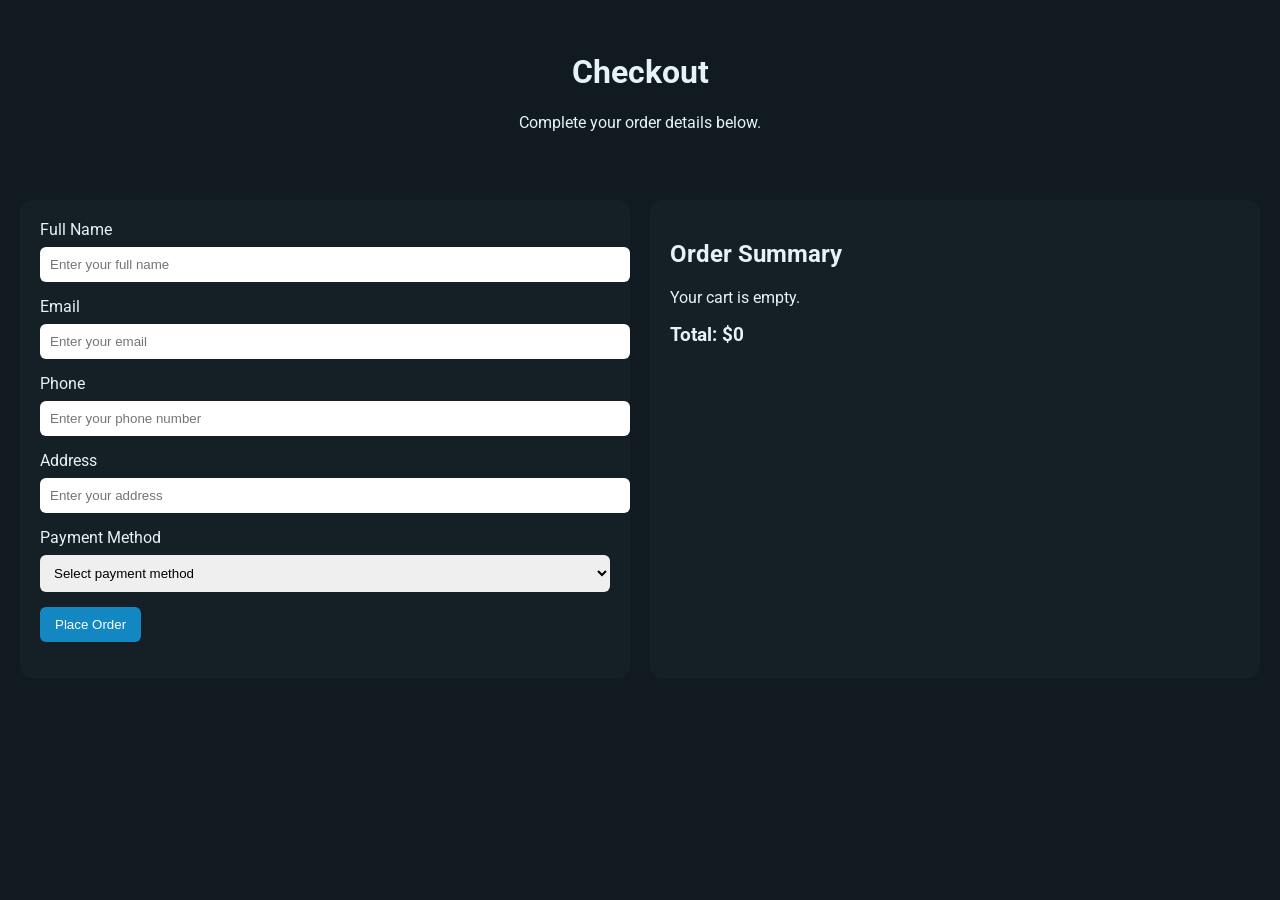
<file: checkout.html>
<!DOCTYPE html>
<html lang="en">
<head>
  <meta charset="UTF-8">
  <meta name="viewport" content="width=device-width, initial-scale=1.0">
  <title>StaminaGym - Checkout</title>

  <link rel="preconnect" href="https://fonts.googleapis.com">
  <link rel="preconnect" href="https://fonts.gstatic.com" crossorigin>
  <link href="https://fonts.googleapis.com/css2?family=Poppins:wght@400;500;600;700&family=Raleway:wght@300;400;500;600;700&family=Roboto:wght@300;400;500;700&display=swap" rel="stylesheet">

  <link rel="stylesheet" href="checkout.css">
</head>
<body>

  <header>
    <h1>Checkout</h1>
    <p>Complete your order details below.</p>
  </header>

  <section class="checkout-section">
    <div class="checkout-form">
      <div class="form-group">
        <label for="fullName">Full Name</label>
        <input type="text" id="fullName" placeholder="Enter your full name" maxlength="20" required>
      </div>

      <div class="form-group">
        <label for="emailAddress">Email</label>
        <input type="email" id="emailAddress" placeholder="Enter your email" required>
      </div>

      <div class="form-group">
        <label for="phoneNumber">Phone</label>
        <input type="text" id="phoneNumber" placeholder="Enter your phone number" maxlength="15" required>
      </div>

      <div class="form-group">
        <label for="addressInput">Address</label>
        <input type="text" id="addressInput" placeholder="Enter your address" required>
      </div>

      <div class="form-group">
        <label for="paymentMethod">Payment Method</label>
        <select id="paymentMethod">
          <option value="">Select payment method</option>
          <option value="cash">Cash on Delivery</option>
          <option value="card">Credit / Debit Card</option>
        </select>
      </div>

      <button id="placeOrderBtn">Place Order</button>
      <p id="checkoutMessage"></p>
    </div>

    <div class="order-summary">
      <h2>Order Summary</h2>
      <div id="checkoutItems"></div>
      <p class="checkout-total">Total: $<span id="checkoutTotal">0</span></p>
    </div>
  </section>

  <script src="checkout.js"></script>
</body>
</html>
</file>
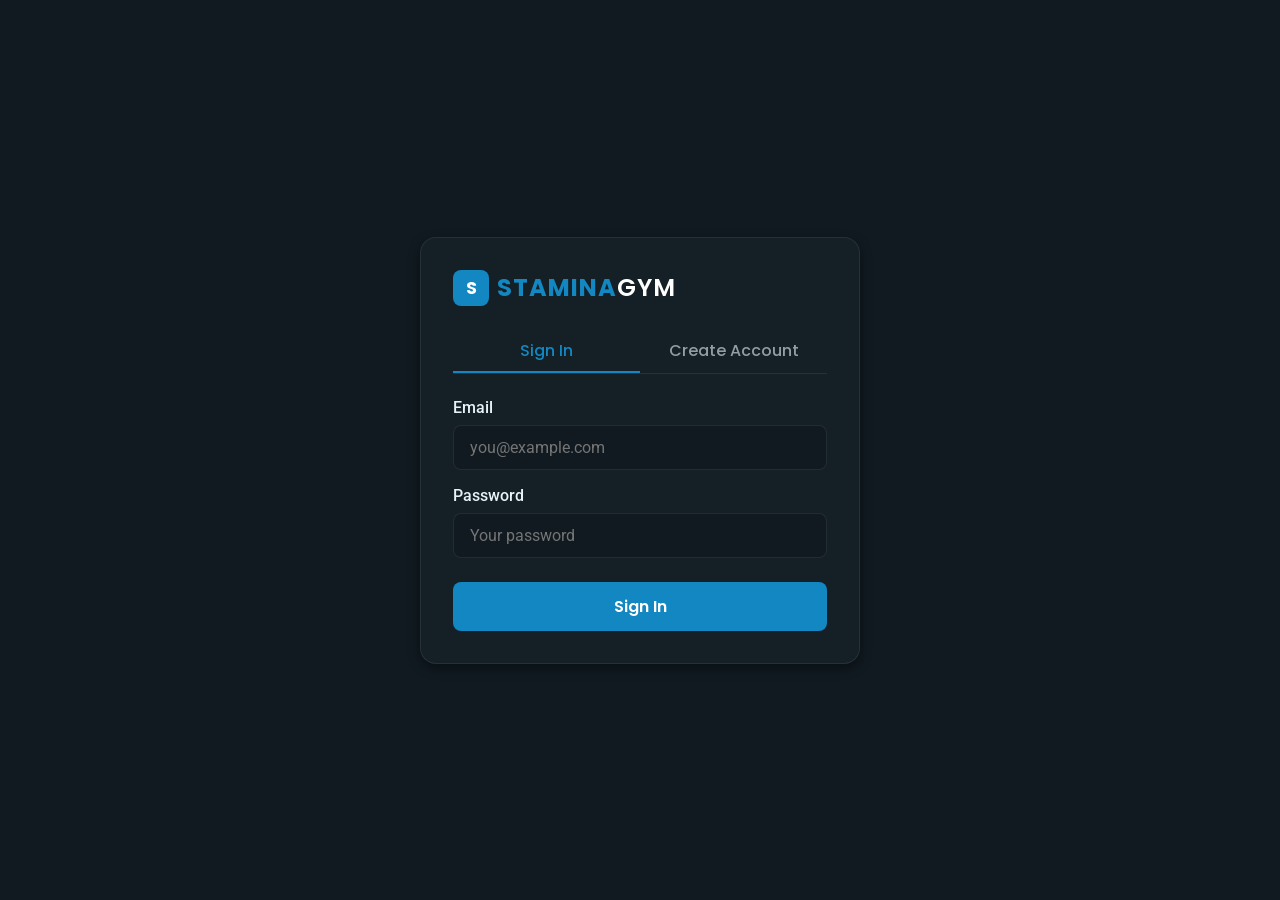
<file: dashboard.html>
<!DOCTYPE html>
<html lang="en">
<head>
  <meta charset="UTF-8" />
  <meta name="viewport" content="width=device-width, initial-scale=1.0" />
  <title>Member Dashboard – StaminaGym</title>
  <link rel="preconnect" href="https://fonts.googleapis.com">
  <link rel="preconnect" href="https://fonts.gstatic.com" crossorigin>
  <link href="https://fonts.googleapis.com/css2?family=Roboto:wght@300;400;500;700&family=Raleway:wght@600;700&family=Poppins:wght@400;500;600&display=swap" rel="stylesheet">
  <link rel="stylesheet" href="dashboard.css" />
</head>
<body>



<div id="auth-screen">
  <div class="auth-container">

    <div class="auth-logo">
      <div class="logo-icon">S</div>
      <span class="auth-logo-text"><strong>STAMINA</strong>GYM</span>
    </div>

    <div class="auth-tabs">
      <button class="auth-tab active" id="tab-login" onclick="switchTab('login')">Sign In</button>
      <button class="auth-tab" id="tab-signup" onclick="switchTab('signup')">Create Account</button>
    </div>

    <form class="auth-form" id="form-login" onsubmit="handleLogin(event)" autocomplete="off">
      <div class="form-group">
        <label for="login-email">Email</label>
        <input type="email" id="login-email" placeholder="you@example.com" required />
      </div>
      <div class="form-group">
        <label for="login-password">Password</label>
        <input type="password" id="login-password" placeholder="Your password" required />
      </div>
      <p class="auth-error" id="login-error" style="display:none;"></p>
      <button type="submit" class="btn-primary">Sign In</button>
    </form>

    <form class="auth-form" id="form-signup" onsubmit="handleSignup(event)" autocomplete="off" style="display:none;">
      <div class="form-group">
        <label for="signup-name">Full Name</label>
        <input type="text" id="signup-name" placeholder="e.g. Gerald Mekshi" required />
      </div>
      <div class="form-group">
        <label for="signup-email">Email</label>
        <input type="email" id="signup-email" placeholder="you@example.com" required />
      </div>
      <div class="form-group">
        <label for="signup-password">Password</label>
        <input type="password" id="signup-password" placeholder="At least 6 characters" required />
      </div>
      <div class="form-group">
  <label for="signup-phone">Phone Number</label>
  <input type="tel" id="signup-phone" placeholder="e.g. +355 69 123 4567" required />
</div>

<div class="form-group">
  <label for="signup-location">City / Location</label>
  <input type="text" id="signup-location" placeholder="e.g. Tirana, Albania" required />
</div>
      <div class="form-group">
        <label for="signup-plan">Membership Plan</label>
        <select id="signup-plan" required>
          <option value="">Select a plan</option>
          <option value="Basic">Basic</option>
          <option value="Basic">Standart</option>
          <option value="Premium">Premium</option>
          <option value="Elite">VIP</option>
        </select>
      </div>
      <div class="form-group">
        <label for="signup-goal">Main Fitness Goal</label>
        <select id="signup-goal" required>
          <option value="">Select a goal</option>
          <option value="Build muscle mass">Build muscle mass</option>
          <option value="Lose weight">Lose weight</option>
          <option value="Improve cardio">Improve cardio</option>
          <option value="Stay active">Stay active</option>
        </select>
      </div>
      <p class="auth-error" id="signup-error" style="display:none;"></p>
      <button type="submit" class="btn-primary">Create Account</button>
    </form>

  </div>
</div>


<div id="dashboard-screen" style="display:none;">

  <header class="dash-header">
    <div class="dash-header-left">
      <div class="logo-icon">S</div>
      <span class="auth-logo-text"><strong>STAMINA</strong>GYM</span>
    </div>
    <div class="dash-header-right">
      <span class="dash-welcome">Welcome, <span id="dashboard-username">Member</span></span>
      <button class="btn-logout" onclick="handleLogout()">Log Out</button>
    </div>
  </header>

  <div class="dash-body">

    <aside class="dash-sidebar">
      <nav class="dash-nav">
        <button class="dash-nav-item active" onclick="showSection('profile', this)"> Profile</button>
        <button class="dash-nav-item" onclick="showSection('bookings', this)"> My Bookings</button>
        <button class="dash-nav-item" onclick="showSection('workout', this)"> Workout Plan</button>
        <button class="dash-nav-item" onclick="showSection('progress', this)">Progress</button>
        <button class="dash-nav-item" onclick="showSection('membership', this)">Membership</button>
      </nav>
    </aside>


    <main class="dash-main">

      <div id="section-profile">
        <h2 class="section-heading">My Profile</h2>

        <div class="profile-card">
          <div class="profile-avatar">
            <span id="profile-initials">?</span>
          </div>
          <div class="profile-info">
            <h3 id="profile-name">-</h3>
            <p id="profile-email" class="profile-email">-</p>
            <span class="profile-badge" id="profile-badge">Member</span>
          </div>
        </div>

        <div class="profile-details">
          <div class="detail-card">
            <h4>Fitness Goal</h4>
            <ul class="goals-list">
              <li><span id="profile-goal">-</span></li>
              <li>Stay consistent with training</li>
              <li>Maintain a healthy diet</li>
            </ul>
          </div>
          <div class="detail-card">
            <h4>Member Info</h4>
            <div class="info-row"><span>Member since</span><strong id="profile-since">-</strong></div>
            <div class="info-row"><span>Plan</span><strong id="profile-plan">-</strong></div>
            <div class="info-row"><span>Classes attended</span><strong>42</strong></div>
          </div>
          <div class="detail-card">
            <h4>Contact</h4>
            <div class="info-row"><span>Email</span><strong id="profile-email-2">-</strong></div>
           <div class="info-row"><span>Phone</span><strong id="profile-phone">-</strong></div>
           <div class="info-row"><span>Location</span><strong id="profile-location">-</strong></div>
          </div>
        </div>
      </div>

      <div id="section-bookings" style="display:none;">
        <h2 class="section-heading">My Bookings</h2>
        <div class="bookings-list" id="bookings-list"></div>
      </div>


      <div id="section-workout" style="display:none;">
        <h2 class="section-heading">Workout Plan</h2>
        <div class="workout-grid">
          <div class="workout-card"><div class="workout-day">Monday</div><div class="workout-focus">Chest &amp; Triceps</div><p>Bench press, push-ups, tricep dips, cable flyes</p></div>
          <div class="workout-card"><div class="workout-day">Tuesday</div><div class="workout-focus">Back &amp; Biceps</div><p>Pull-ups, barbell rows, bicep curls, lat pulldown</p></div>
          <div class="workout-card rest"><div class="workout-day">Wednesday</div><div class="workout-focus">Rest Day</div><p>Active recovery, stretching, light walk</p></div>
          <div class="workout-card"><div class="workout-day">Thursday</div><div class="workout-focus">Legs</div><p>Squats, lunges, leg press, calf raises</p></div>
          <div class="workout-card"><div class="workout-day">Friday</div><div class="workout-focus">Shoulders &amp; Core</div><p>Overhead press, lateral raises, planks, crunches</p></div>
          <div class="workout-card rest"><div class="workout-day">Saturday</div><div class="workout-focus">Cardio</div><p>30 min run, cycling or HIIT session</p></div>
          <div class="workout-card rest"><div class="workout-day">Sunday</div><div class="workout-focus">Rest Day</div><p>Full rest and recovery</p></div>
        </div>
      </div>

      <div id="section-progress" style="display:none;">
        <h2 class="section-heading">My Progress</h2>
        <div class="progress-cards">
          <div class="progress-card">
            <div class="progress-label"><span>Weight Goal</span><span>80%</span></div>
            <div class="progress-bar"><div class="progress-fill" style="width:80%;"></div></div>
          </div>
          <div class="progress-card">
            <div class="progress-label"><span>Cardio Goal</span><span>55%</span></div>
            <div class="progress-bar"><div class="progress-fill" style="width:55%;"></div></div>
          </div>
          <div class="progress-card">
            <div class="progress-label"><span>Strength Goal</span><span>70%</span></div>
            <div class="progress-bar"><div class="progress-fill" style="width:70%;"></div></div>
          </div>
          <div class="progress-card">
            <div class="progress-label"><span>Flexibility Goal</span><span>40%</span></div>
            <div class="progress-bar"><div class="progress-fill" style="width:40%;"></div></div>
          </div>
        </div>
      </div>

  
      <div id="section-membership" style="display:none;">
        <h2 class="section-heading">Membership</h2>
        <div class="membership-card">
          <div class="membership-top">
            <div>
              <p class="membership-label">Current Plan</p>
              <h3 class="membership-plan" id="membership-plan">-</h3>
            </div>
            <span class="membership-status">Active</span>
          </div>
          <div class="membership-details">
            <div class="info-row"><span>Member since</span><strong id="membership-since">-</strong></div>
            <div class="info-row"><span>Next billing</span><strong>May 1, 2026</strong></div>
            <div class="info-row"><span>Classes per month</span><strong>Unlimited</strong></div>
            <div class="info-row"><span>Personal trainer</span><strong>Included</strong></div>
          </div>
        </div>
      </div>

    </main>
  </div>
</div>

<script src="dashboard.js"></script>
</body>
</html>
</file>
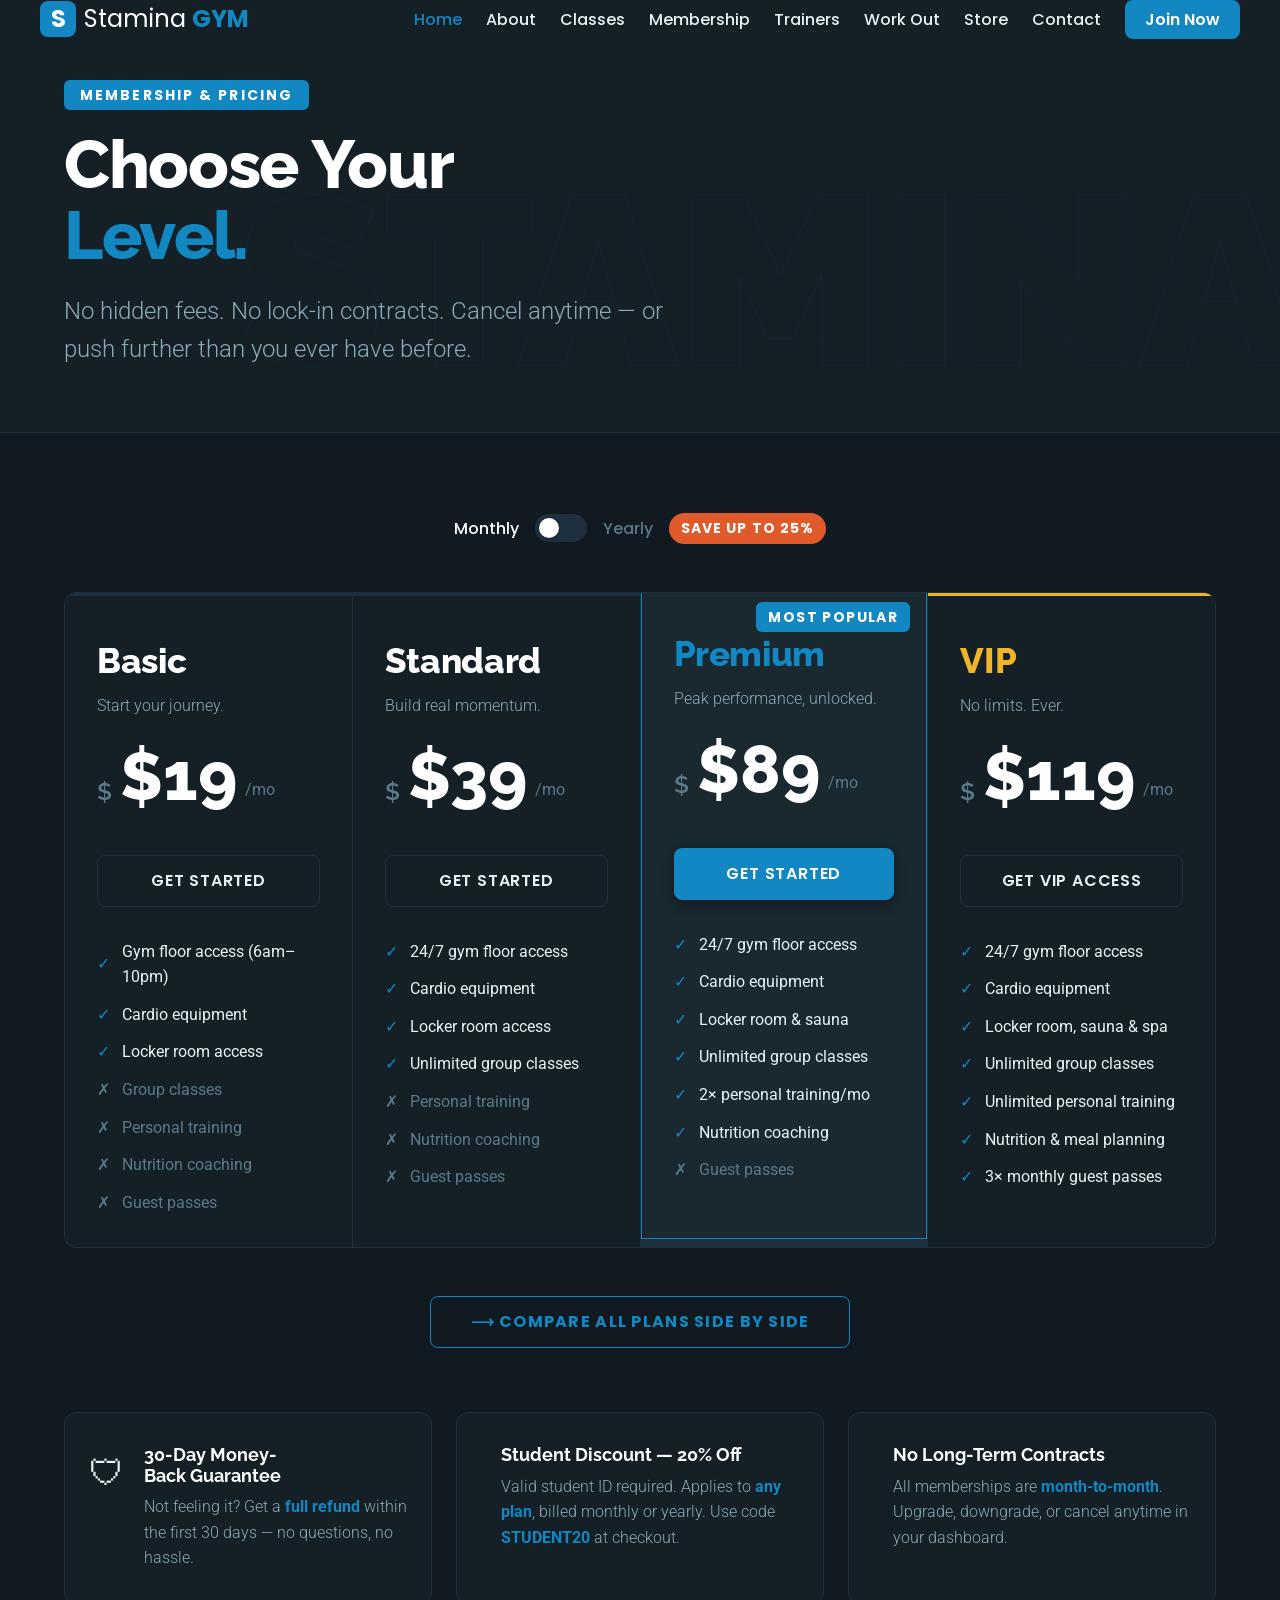
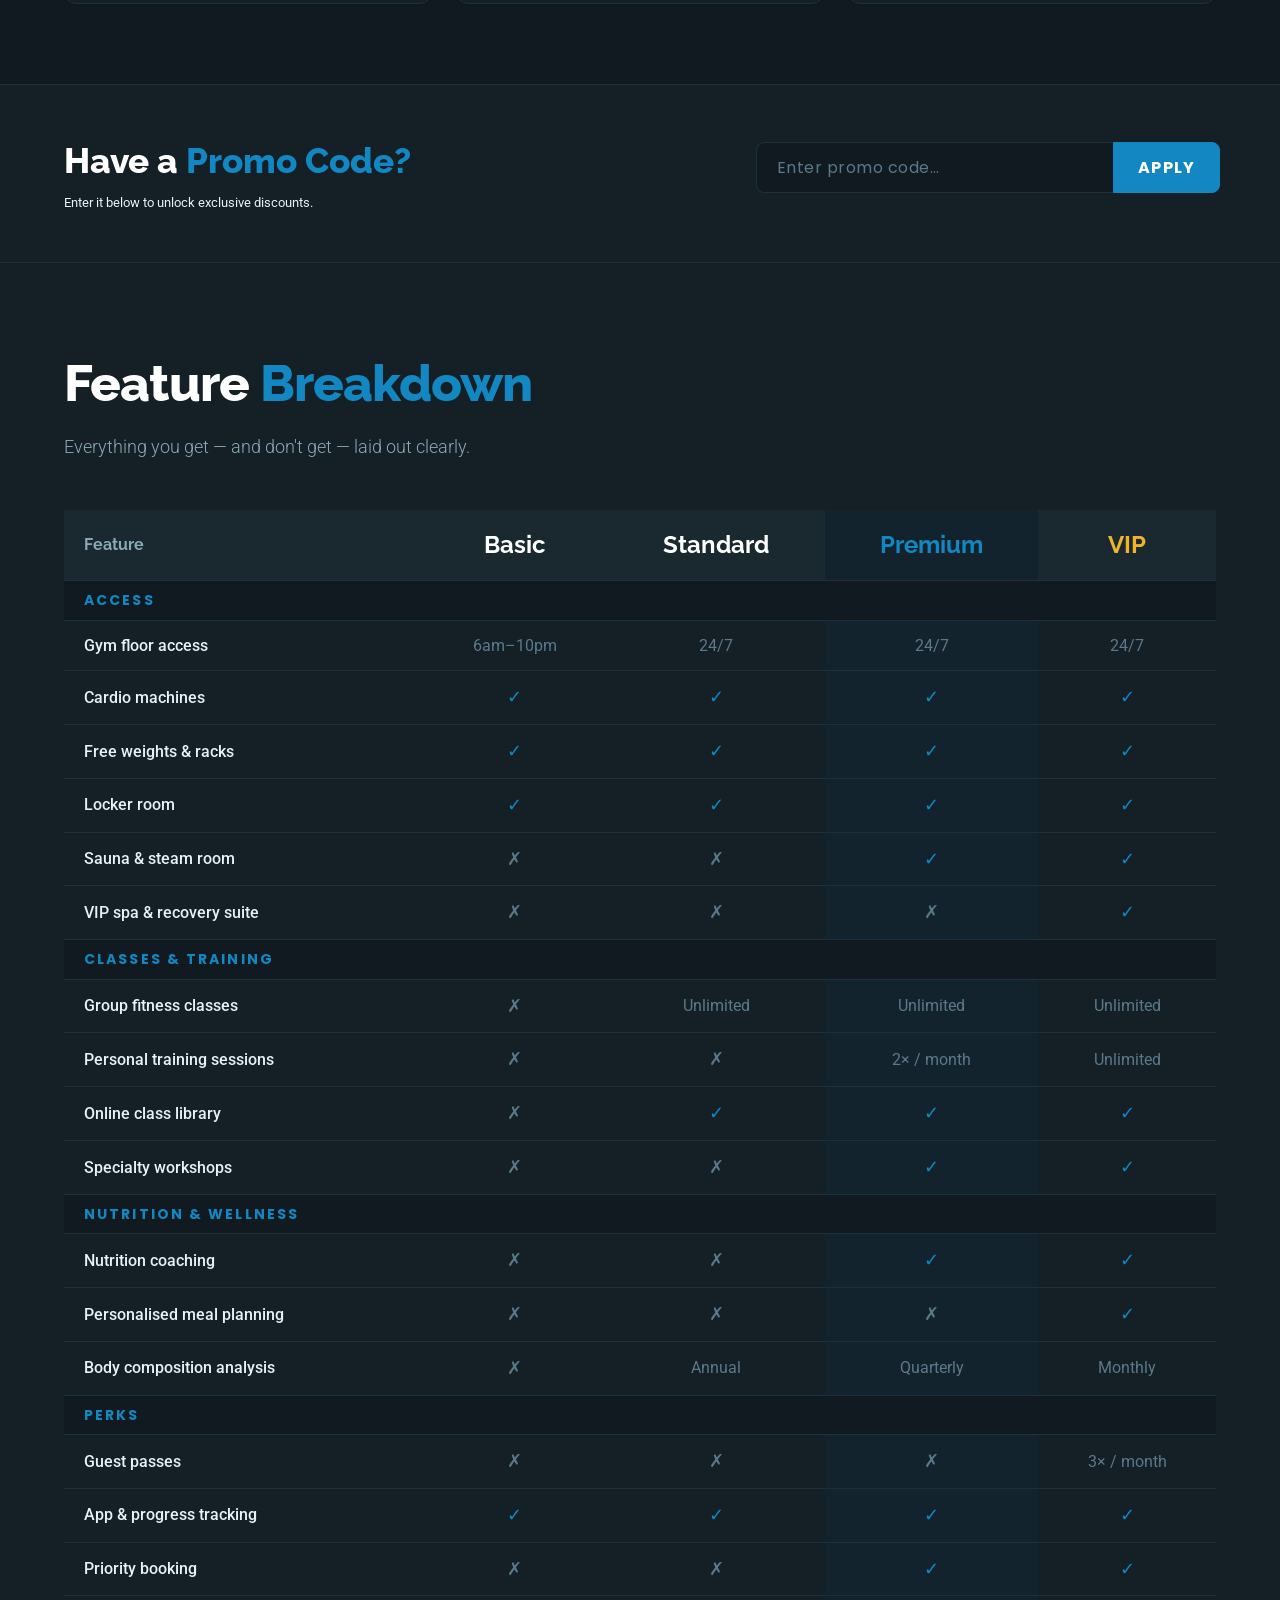
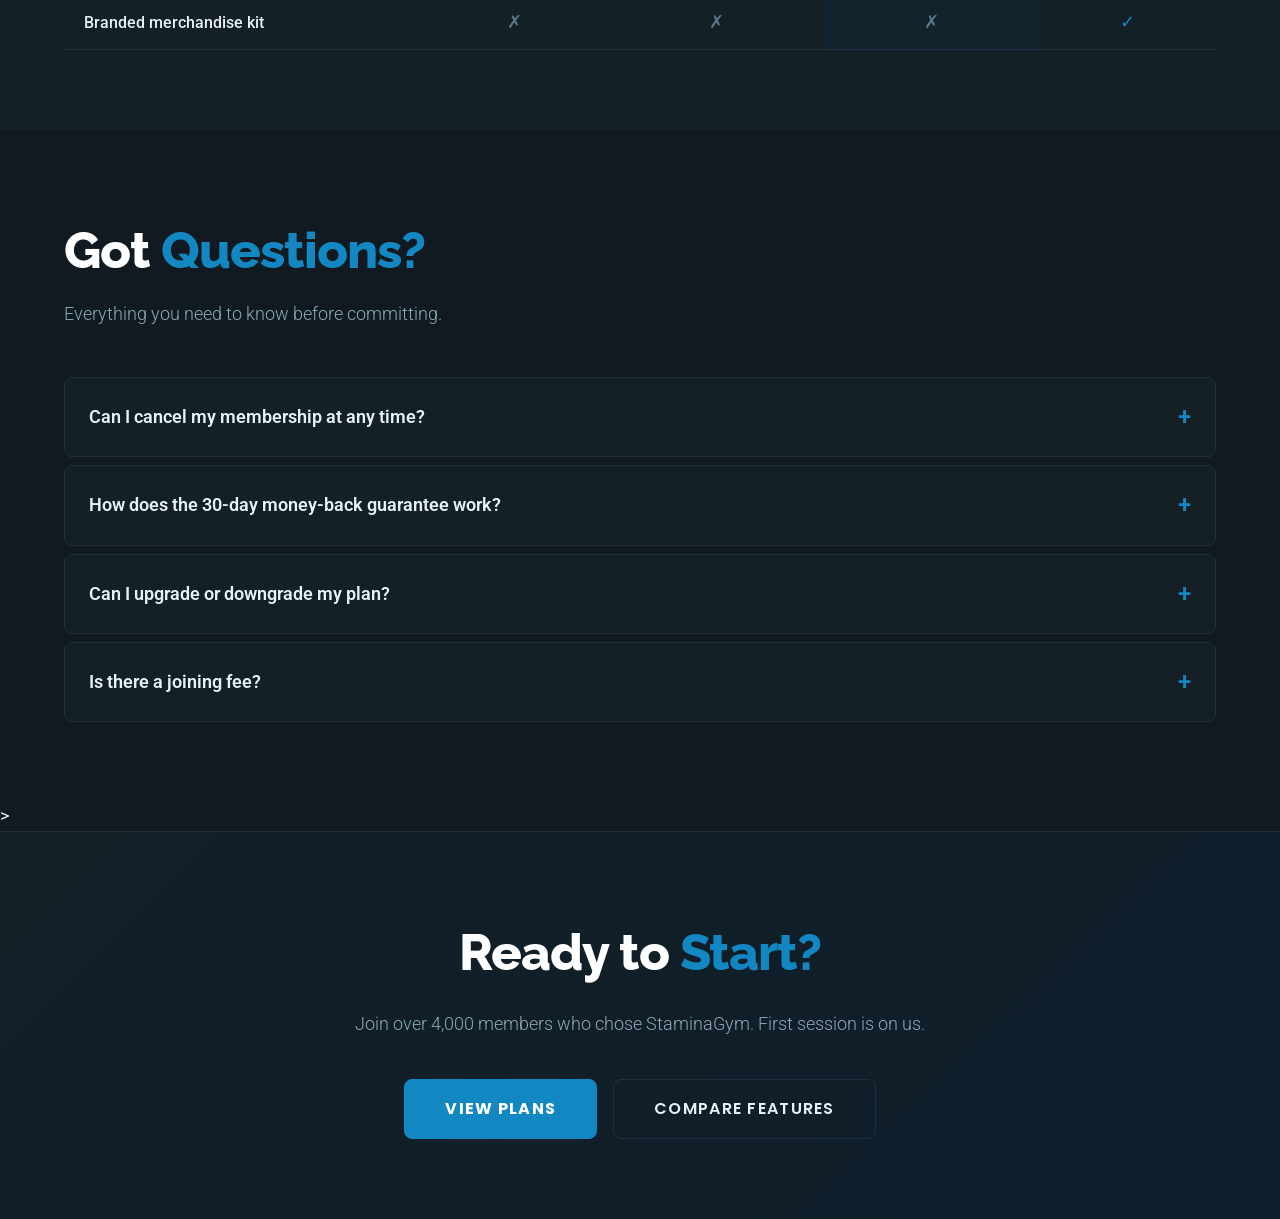
<file: membership.html>
<!DOCTYPE html>
<html lang="en">
<head>
  <meta charset="UTF-8">
  <meta name="viewport" content="width=device-width, initial-scale=1.0">
  <title>StaminaGym — Membership & Pricing</title>
  <!-- Google Fonts -->
  <link href="https://fonts.googleapis.com/css2?family=Raleway:wght@300;400;600;700;800;900&family=Roboto:wght@300;400;500;700&family=Poppins:wght@400;500;600;700&display=swap" rel="stylesheet">
  <!-- Page Styles -->
  <link rel="stylesheet" href="membership.css">
  <link rel="stylesheet" href="base.css">
</head>
<body>

<header id="navbar">
    <nav class="nav-container">

      <a href="index.html" class="nav-logo">
        <span class="logo-icon">S</span>
        <span class="logo-text">Stamina <strong>GYM</strong></span>
      </a>

      <ul class="nav-links" id="nav-links">
        <li><a href="index.html" class="nav-link active">Home</a></li>
        <li><a href="aboutus.html" class="nav-link">About</a></li>
        <li><a href="scheduleClasses.html" class="nav-link">Classes</a></li>
        <li><a href="membership.html" class="nav-link">Membership</a></li>
        <li><a href="Trainer.html" class="nav-link">Trainers</a></li>
        <li><a href="workout.html" class="nav-link">Work Out</a></li>
        <li><a href="shop.html" class="nav-link">Store</a></li>
        <li><a href="contact.html" class="nav-link">Contact</a></li>
        <li><a href="dashboard.html" class="nav-link nav-cta">Join Now</a></li>
      </ul>


    </nav>
  </header>


<section class="hero">
  <div class="container">
    <div class="hero-label">Membership &amp; Pricing</div>
    <h1>Choose Your<br><em>Level.</em></h1>
    <p>No hidden fees. No lock-in contracts. Cancel anytime — or push further than you ever have before.</p>
  </div>
</section>


<section id="pricing">
  <div class="container">

    <!-- Monthly/Yearly -->
    <div class="billing-toggle">
      <span class="toggle-label active" id="lbl-monthly">Monthly</span>
      <label class="toggle-wrap" aria-label="Toggle billing period">
        <input type="checkbox" id="billing-toggle">
        <div class="toggle-track"></div>
        <div class="toggle-knob"></div>
      </label>
      <span class="toggle-label" id="lbl-yearly">Yearly</span>
      <span class="save-badge">Save up to 25%</span>
    </div>

    <!-- Pricing Cards -->
    <div class="pricing-grid" id="pricing-grid">

      <!-- BASIC -->
      <div class="plan-card" data-plan="basic">
        <div class="plan-name">Basic</div>
        <div class="plan-tagline">Start your journey.</div>
        <div class="plan-price-wrap">
          <span class="currency">$</span>
          <span class="plan-price" data-monthly="19" data-yearly="14">19</span>
          <span class="per-period">/mo</span>
        </div>
        <div class="yearly-note" id="note-basic"></div>
        <a href="#signup" class="plan-cta" onclick="scrollToSignup()">Get Started</a>
        <ul class="plan-features">
          <li class="yes"><span class="icon">✓</span> Gym floor access (6am–10pm)</li>
          <li class="yes"><span class="icon">✓</span> Cardio equipment</li>
          <li class="yes"><span class="icon">✓</span> Locker room access</li>
          <li class="no"><span class="icon">✗</span> Group classes</li>
          <li class="no"><span class="icon">✗</span> Personal training</li>
          <li class="no"><span class="icon">✗</span> Nutrition coaching</li>
          <li class="no"><span class="icon">✗</span> Guest passes</li>
        </ul>
      </div>

      <!-- STANDARD -->
      <div class="plan-card" data-plan="standard">
        <div class="plan-name">Standard</div>
        <div class="plan-tagline">Build real momentum.</div>
        <div class="plan-price-wrap">
          <span class="currency">$</span>
          <span class="plan-price" data-monthly="39" data-yearly="29">39</span>
          <span class="per-period">/mo</span>
        </div>
        <div class="yearly-note" id="note-standard"></div>
        <a href="#signup" class="plan-cta" onclick="scrollToSignup()">Get Started</a>
        <ul class="plan-features">
          <li class="yes"><span class="icon">✓</span> 24/7 gym floor access</li>
          <li class="yes"><span class="icon">✓</span> Cardio equipment</li>
          <li class="yes"><span class="icon">✓</span> Locker room access</li>
          <li class="yes"><span class="icon">✓</span> Unlimited group classes</li>
          <li class="no"><span class="icon">✗</span> Personal training</li>
          <li class="no"><span class="icon">✗</span> Nutrition coaching</li>
          <li class="no"><span class="icon">✗</span> Guest passes</li>
        </ul>
      </div>

      <!-- PREMIUM -->
      <div class="plan-card popular" data-plan="premium">
        <div class="most-popular">Most Popular</div>
        <div class="plan-name">Premium</div>
        <div class="plan-tagline">Peak performance, unlocked.</div>
        <div class="plan-price-wrap">
          <span class="currency">$</span>
          <span class="plan-price" data-monthly="79" data-yearly="52">69</span>
          <span class="per-period">/mo</span>
        </div>
        <div class="yearly-note" id="note-premium"></div>
        <a href="#signup" class="plan-cta" onclick="scrollToSignup()">Get Started</a>
        <ul class="plan-features">
          <li class="yes"><span class="icon">✓</span> 24/7 gym floor access</li>
          <li class="yes"><span class="icon">✓</span> Cardio equipment</li>
          <li class="yes"><span class="icon">✓</span> Locker room &amp; sauna</li>
          <li class="yes"><span class="icon">✓</span> Unlimited group classes</li>
          <li class="yes"><span class="icon">✓</span> 2× personal training/mo</li>
          <li class="yes"><span class="icon">✓</span> Nutrition coaching</li>
          <li class="no"><span class="icon">✗</span> Guest passes</li>
        </ul>
      </div>

      <!-- VIP -->
      <div class="plan-card vip" data-plan="vip">
        <div class="plan-name">VIP</div>
        <div class="plan-tagline">No limits. Ever.</div>
        <div class="plan-price-wrap">
          <span class="currency">$</span>
          <span class="plan-price" data-monthly="119" data-yearly="89">119</span>
          <span class="per-period">/mo</span>
        </div>
        <div class="yearly-note" id="note-vip"></div>
        <a href="#signup" class="plan-cta" onclick="scrollToSignup()">Get VIP Access</a>
        <ul class="plan-features">
          <li class="yes"><span class="icon">✓</span> 24/7 gym floor access</li>
          <li class="yes"><span class="icon">✓</span> Cardio equipment</li>
          <li class="yes"><span class="icon">✓</span> Locker room, sauna &amp; spa</li>
          <li class="yes"><span class="icon">✓</span> Unlimited group classes</li>
          <li class="yes"><span class="icon">✓</span> Unlimited personal training</li>
          <li class="yes"><span class="icon">✓</span> Nutrition &amp; meal planning</li>
          <li class="yes"><span class="icon">✓</span> 3× monthly guest passes</li>
        </ul>
      </div>

    </div>

    <!-- Compare Plans Button -->
    <div class="compare-btn-wrap">
      <button class="btn-compare" onclick="openModal()">⟶ Compare All Plans Side by Side</button>
    </div>

    <!-- Trust Badges -->
    <div class="trust-row">
      <div class="trust-card">
        <div class="trust-icon">🛡</div>
        <div>
          <h3>30-Day Money-Back Guarantee</h3>
          <p>Not feeling it? Get a <strong>full refund</strong> within the first 30 days — no questions, no hassle.</p>
        </div>
      </div>
      <div class="trust-card">
        <div class="trust-icon"></div>
        <div>
          <h3>Student Discount — 20% Off</h3>
          <p>Valid student ID required. Applies to <strong>any plan</strong>, billed monthly or yearly. Use code <strong>STUDENT20</strong> at checkout.</p>
        </div>
      </div>
      <div class="trust-card">
        <div class="trust-icon"></div>
        <div>
          <h3>No Long-Term Contracts</h3>
          <p>All memberships are <strong>month-to-month</strong>. Upgrade, downgrade, or cancel anytime in your dashboard.</p>
        </div>
      </div>
    </div>

  </div>
</section><!-- /pricing section -->

<!-- PROMO CODE  -->
<div class="promo-section">
  <div class="container">
    <div class="promo-inner">
      <div>
        <div class="promo-label">Have a <span>Promo Code?</span></div>
        <p style="color:var(--dim); font-size:13px; margin-top:4px;">Enter it below to unlock exclusive discounts.</p>
      </div>
      <div style="flex:1; max-width:460px;">
        <div class="promo-form">
          <input class="promo-input" id="promo-input" type="text" placeholder="Enter promo code…" maxlength="20">
          <button class="promo-btn" onclick="validatePromo()">Apply</button>
        </div>
        <div class="promo-msg" id="promo-msg"></div>
      </div>
    </div>
  </div>
</div>

<section class="compare-section" id="compare">
  <div class="container">
    <div class="section-title">Feature <em>Breakdown</em></div>
    <p class="section-sub">Everything you get — and don't get — laid out clearly.</p>

    <div style="overflow-x:auto;">
      <table class="compare-table">
        <thead>
          <tr>
            <th>Feature</th>
            <th>Basic</th>
            <th>Standard</th>
            <th class="popular-col">Premium</th>
            <th class="vip-col">VIP</th>
          </tr>
        </thead>
        <tbody>
          <tr class="cat-row"><td colspan="5">Access</td></tr>
          <tr><td>Gym floor access</td><td>6am–10pm</td><td>24/7</td><td class="popular-col">24/7</td><td>24/7</td></tr>
          <tr><td>Cardio machines</td><td><span class="check">✓</span></td><td><span class="check">✓</span></td><td class="popular-col"><span class="check">✓</span></td><td><span class="check">✓</span></td></tr>
          <tr><td>Free weights &amp; racks</td><td><span class="check">✓</span></td><td><span class="check">✓</span></td><td class="popular-col"><span class="check">✓</span></td><td><span class="check">✓</span></td></tr>
          <tr><td>Locker room</td><td><span class="check">✓</span></td><td><span class="check">✓</span></td><td class="popular-col"><span class="check">✓</span></td><td><span class="check">✓</span></td></tr>
          <tr><td>Sauna &amp; steam room</td><td><span class="cross">✗</span></td><td><span class="cross">✗</span></td><td class="popular-col"><span class="check">✓</span></td><td><span class="check">✓</span></td></tr>
          <tr><td>VIP spa &amp; recovery suite</td><td><span class="cross">✗</span></td><td><span class="cross">✗</span></td><td class="popular-col"><span class="cross">✗</span></td><td><span class="check">✓</span></td></tr>

          <tr class="cat-row"><td colspan="5">Classes &amp; Training</td></tr>
          <tr><td>Group fitness classes</td><td><span class="cross">✗</span></td><td>Unlimited</td><td class="popular-col">Unlimited</td><td>Unlimited</td></tr>
          <tr><td>Personal training sessions</td><td><span class="cross">✗</span></td><td><span class="cross">✗</span></td><td class="popular-col">2× / month</td><td>Unlimited</td></tr>
          <tr><td>Online class library</td><td><span class="cross">✗</span></td><td><span class="check">✓</span></td><td class="popular-col"><span class="check">✓</span></td><td><span class="check">✓</span></td></tr>
          <tr><td>Specialty workshops</td><td><span class="cross">✗</span></td><td><span class="cross">✗</span></td><td class="popular-col"><span class="check">✓</span></td><td><span class="check">✓</span></td></tr>

          <tr class="cat-row"><td colspan="5">Nutrition &amp; Wellness</td></tr>
          <tr><td>Nutrition coaching</td><td><span class="cross">✗</span></td><td><span class="cross">✗</span></td><td class="popular-col"><span class="check">✓</span></td><td><span class="check">✓</span></td></tr>
          <tr><td>Personalised meal planning</td><td><span class="cross">✗</span></td><td><span class="cross">✗</span></td><td class="popular-col"><span class="cross">✗</span></td><td><span class="check">✓</span></td></tr>
          <tr><td>Body composition analysis</td><td><span class="cross">✗</span></td><td>Annual</td><td class="popular-col">Quarterly</td><td>Monthly</td></tr>

          <tr class="cat-row"><td colspan="5">Perks</td></tr>
          <tr><td>Guest passes</td><td><span class="cross">✗</span></td><td><span class="cross">✗</span></td><td class="popular-col"><span class="cross">✗</span></td><td>3× / month</td></tr>
          <tr><td>App &amp; progress tracking</td><td><span class="check">✓</span></td><td><span class="check">✓</span></td><td class="popular-col"><span class="check">✓</span></td><td><span class="check">✓</span></td></tr>
          <tr><td>Priority booking</td><td><span class="cross">✗</span></td><td><span class="cross">✗</span></td><td class="popular-col"><span class="check">✓</span></td><td><span class="check">✓</span></td></tr>
          <tr><td>Branded merchandise kit</td><td><span class="cross">✗</span></td><td><span class="cross">✗</span></td><td class="popular-col"><span class="cross">✗</span></td><td><span class="check">✓</span></td></tr>
        </tbody>
      </table>
    </div>

  </div>
</section>


<section id="faq">
  <div class="container">
    <div class="section-title">Got <em>Questions?</em></div>
    <p class="section-sub">Everything you need to know before committing.</p>
    <!-- FAQ items are injected dynamically by membership.js -->
    <div class="faq-list" id="faq-list"></div>
  </div>
</section>

>
<section id="signup">
  <div class="container">
    <div class="section-title">Ready to <em>Start?</em></div>
    <p>Join over 4,000 members who chose StaminaGym. First session is on us.</p>
    <div class="cta-actions">
      <a href="#pricing" class="btn-primary">View Plans</a>
      <a href="#compare" class="btn-secondary">Compare Features</a>
    </div>
  </div>
</section>

<div class="modal-overlay" id="modal-overlay" onclick="closeModalOutside(event)">
  <div class="modal" role="dialog" aria-modal="true" aria-label="Plan comparison">
    <div class="modal-header">
      <div class="section-title" style="font-size:32px; margin-bottom:0;">Side-by-Side <em>Compare</em></div>
      <button class="modal-close" onclick="closeModal()" aria-label="Close modal">✕</button>
    </div>
  
    <div style="overflow-x:auto;">
      <table class="compare-table">
        <thead>
          <tr>
            <th style="text-align:left; color:var(--dim); font-size:12px;">Feature</th>
            <th>Basic<br><span style="font-size:13px; color:var(--dim); font-family:'Barlow',sans-serif;">$19/mo</span></th>
            <th>Standard<br><span style="font-size:13px; color:var(--dim); font-family:'Barlow',sans-serif;">$39/mo</span></th>
            <th class="popular-col">Premium<br><span style="font-size:13px; color:var(--accent); font-family:'Barlow',sans-serif;">$69/mo ★</span></th>
            <th class="vip-col">VIP<br><span style="font-size:13px; color:var(--gold); font-family:'Barlow',sans-serif;">$119/mo</span></th>
          </tr>
        </thead>
        <tbody id="modal-table-body"></tbody>
      </table>
    </div>
  </div>
</div>

<script src="membership.js"></script>

</body>
</html>
</file>
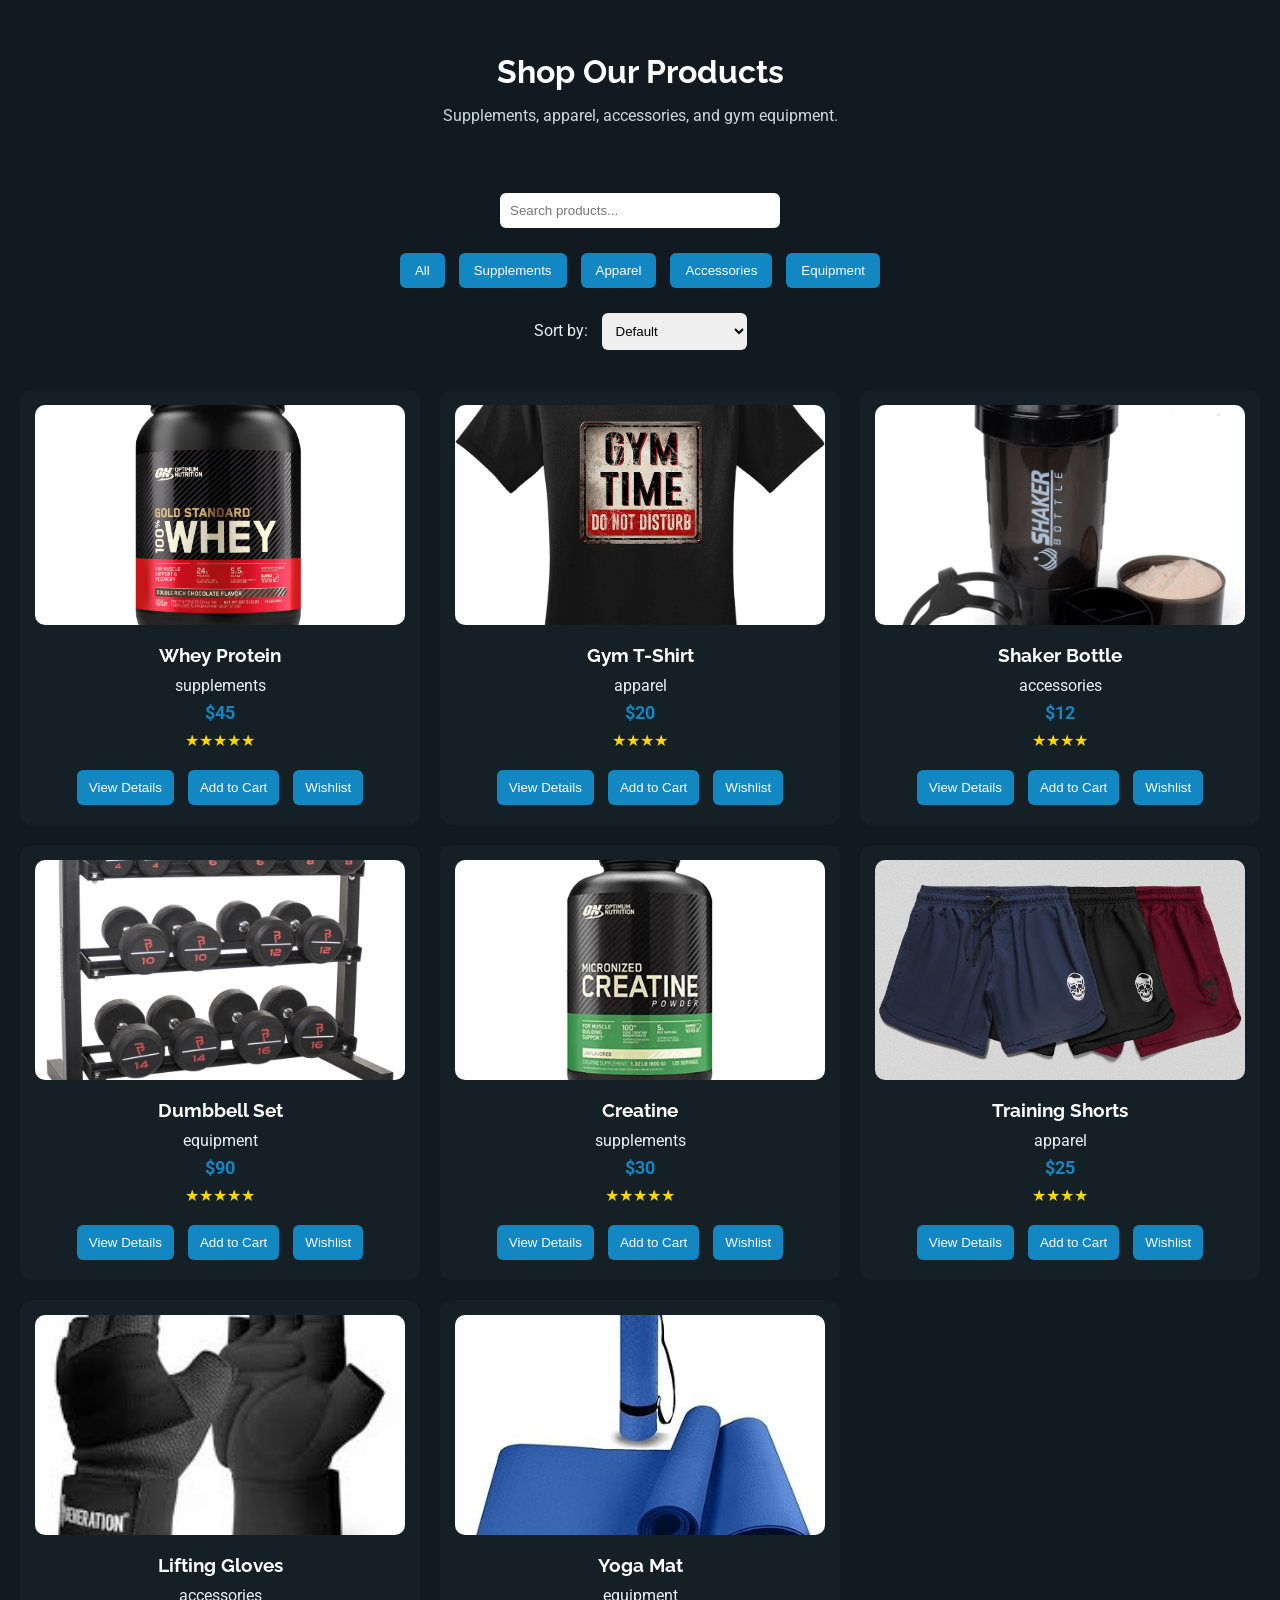
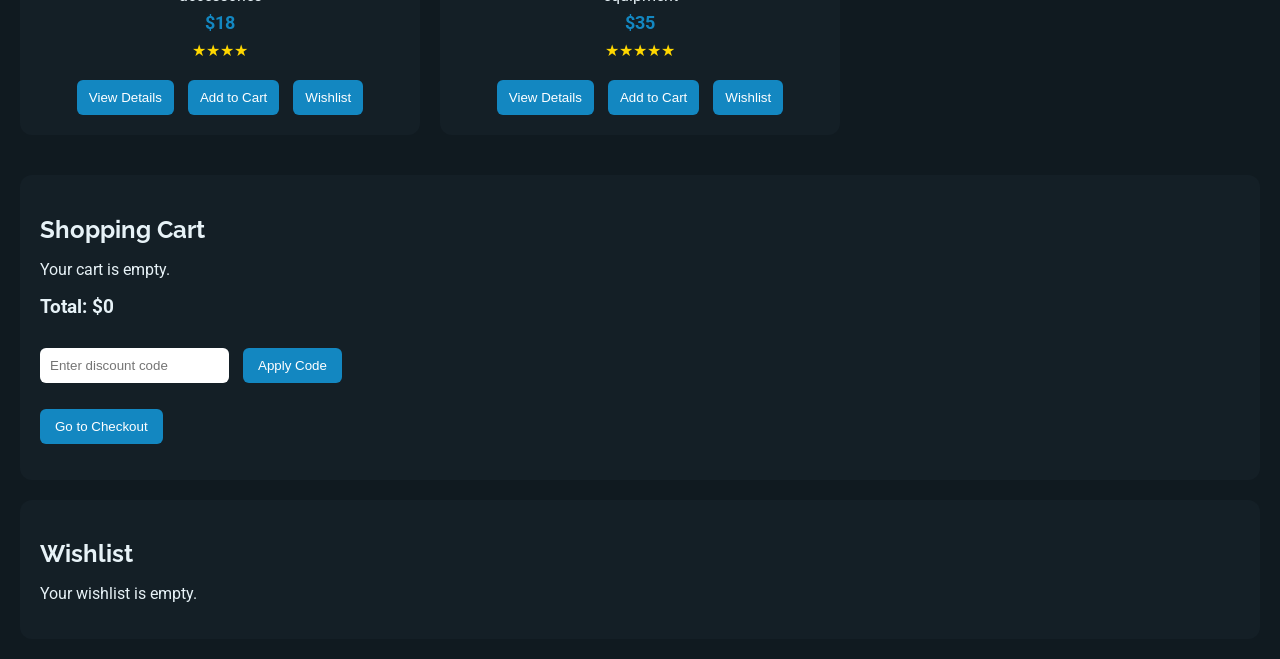
<file: shop.html>
<!DOCTYPE html>
<html lang="en">

<head>
  <meta charset="UTF-8">
  <meta name="viewport" content="width=device-width, initial-scale=1.0">
  <title>StaminaGym - Shop</title>

  <link rel="preconnect" href="https://fonts.googleapis.com">
  <link rel="preconnect" href="https://fonts.gstatic.com" crossorigin>
  <link
    href="https://fonts.googleapis.com/css2?family=Poppins:wght@400;500;600;700&family=Raleway:wght@300;400;500;600;700&family=Roboto:wght@300;400;500;700&display=swap"
    rel="stylesheet">

  <link rel="stylesheet" href="shop.css">
</head>

<body>

  <header>
    <h1>Shop Our Products</h1>
    <p>Supplements, apparel, accessories, and gym equipment.</p>
  </header>

  <section class="shop-controls">
    <div class="search-box">
      <input type="text" id="searchInput" placeholder="Search products...">
    </div>

    <div class="filters">
      <button data-category="all">All</button>
      <button data-category="supplements">Supplements</button>
      <button data-category="apparel">Apparel</button>
      <button data-category="accessories">Accessories</button>
      <button data-category="equipment">Equipment</button>
    </div>

    <div class="sort-box">
      <label for="sortSelect">Sort by:</label>
      <select id="sortSelect">
        <option value="default">Default</option>
        <option value="price-low">Price Low to High</option>
        <option value="price-high">Price High to Low</option>
        <option value="rating-high">Rating</option>
      </select>
    </div>
  </section>

  <section class="products-grid" id="productsGrid">
  </section>

  <section class="cart-section">
    <h2>Shopping Cart</h2>
    <div id="cartItems"></div>
    <p class="cart-total">Total: $<span id="cartTotal">0</span></p>

    <input type="text" id="discountCode" placeholder="Enter discount code">
    <button id="applyDiscountBtn">Apply Code</button>
    <p id="discountMessage"></p>

    <button id="checkoutBtn">Go to Checkout</button>
    <p id="checkoutMessage"></p>
  </section>

  <div class="modal" id="productModal">
    <div class="modal-content">
      <span class="close-btn" id="closeModalBtn">&times;</span>
      <div id="modalDetails"></div>
    </div>
  </div>

  <section class="wishlist-section">
    <h2>Wishlist</h2>
    <div id="wishlistItems"></div>
  </section>

  <script src="shop.js"></script>
</body>

</html>
</file>
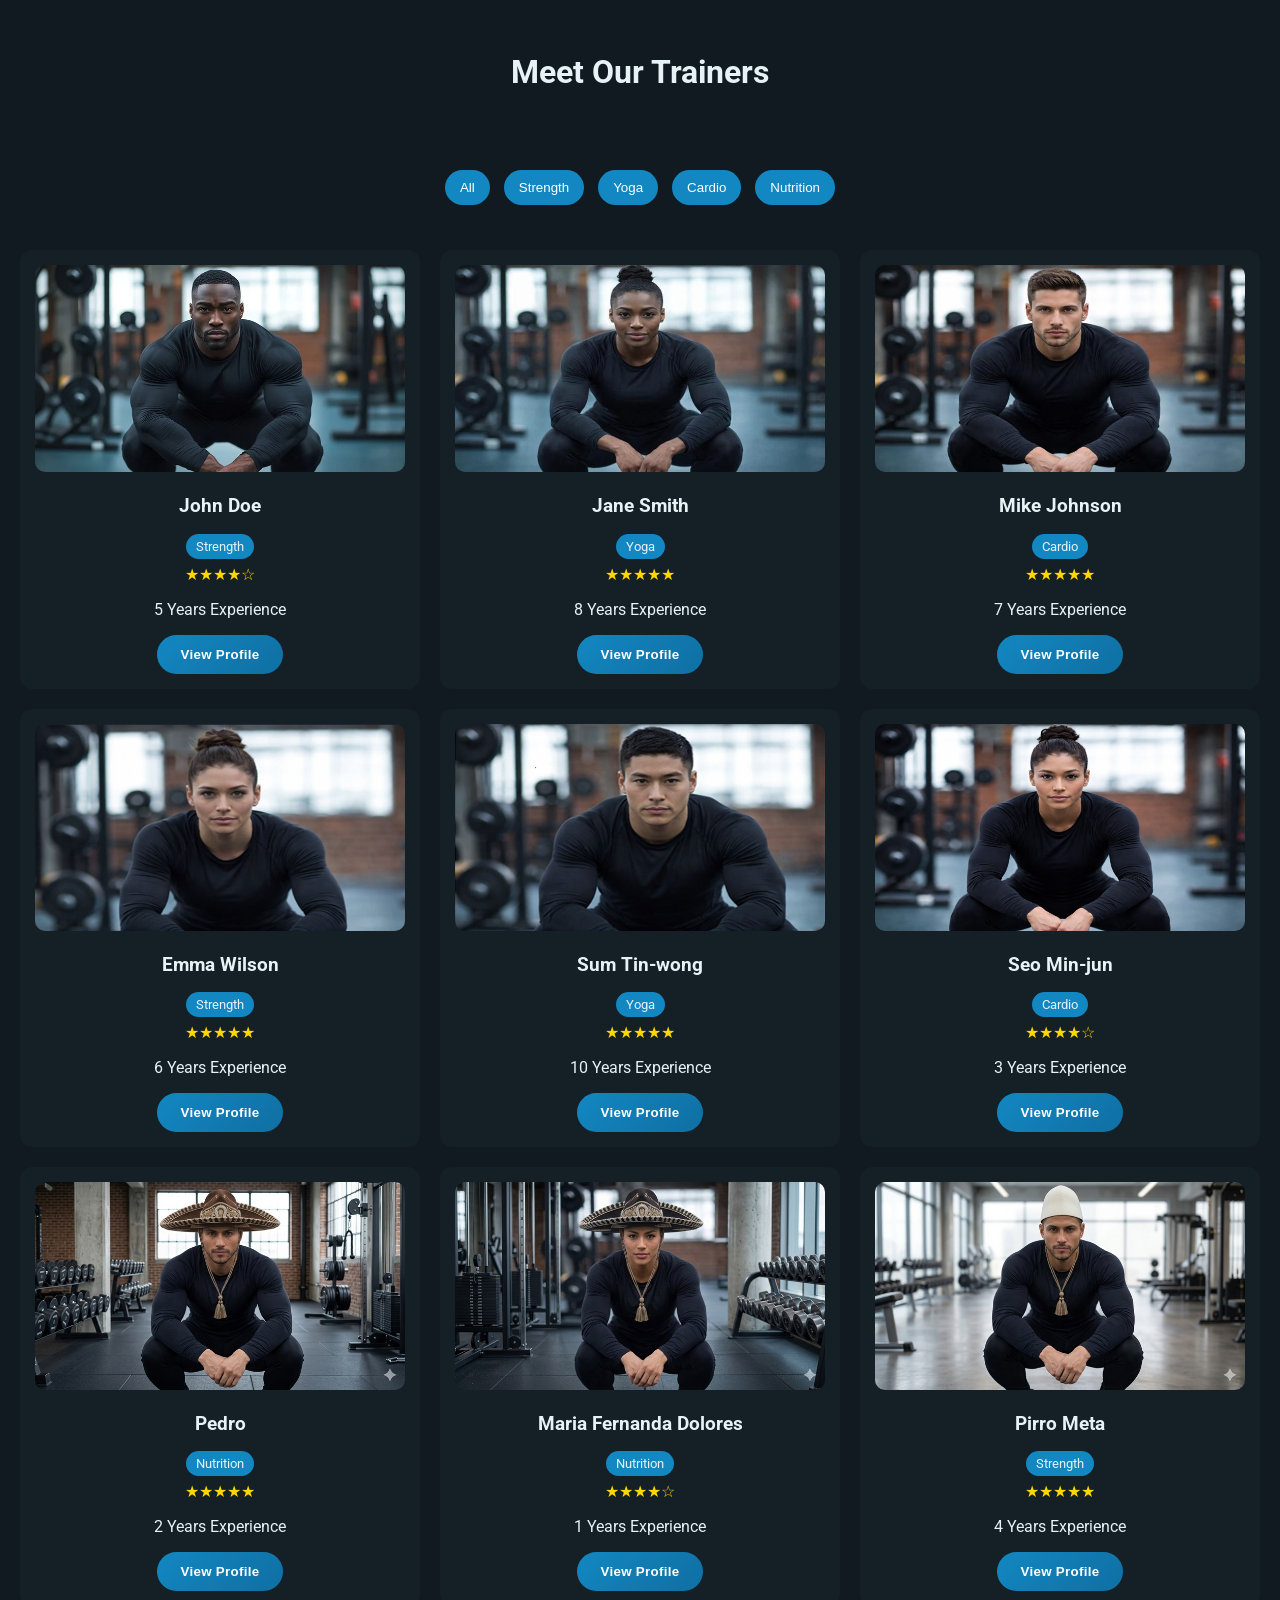
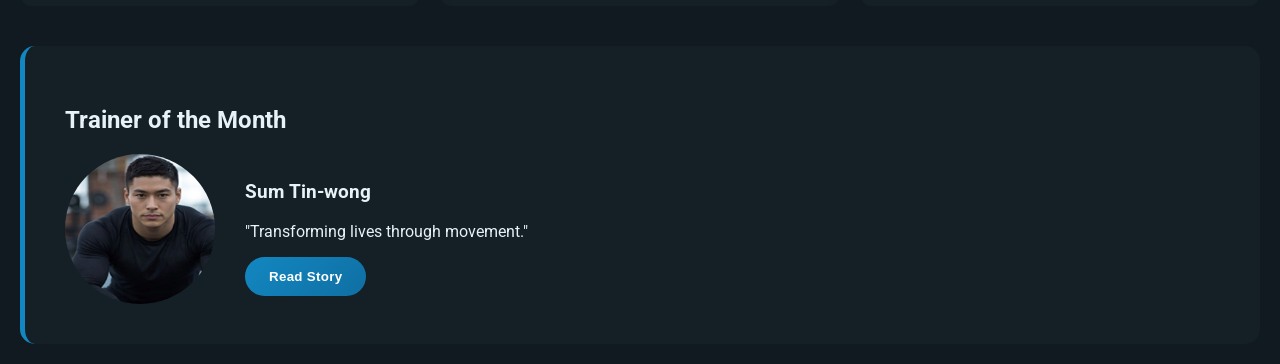
<file: Trainer.html>
<!DOCTYPE html>

<html lang="en">
<head>
  <meta charset="UTF-8">
  <title>StaminaGym - Trainers</title>

  <!-- Fonts -->

  <link rel="preconnect" href="https://fonts.googleapis.com">
  <link rel="preconnect" href="https://fonts.gstatic.com" crossorigin>
  <link href="https://fonts.googleapis.com/css2?family=Poppins:wght@400;500;600;700&family=Raleway:wght@300;400;500;600;700&family=Roboto:wght@300;400;500;700&display=swap" rel="stylesheet">

  <link rel="stylesheet" href="Trainer.css">
</head>

<body>

<header>
  <h1>Meet Our Trainers</h1>
</header>

<!-- FILTER -->

<div class="filters">
  <button data-filter="all">All</button>
  <button data-filter="strength">Strength</button>
  <button data-filter="yoga">Yoga</button>
  <button data-filter="cardio">Cardio</button>
  <button data-filter="nutrition">Nutrition</button>
</div>

<!-- TRAINERS GRID -->

<section class="trainers-grid">

  <div class="trainer-card" data-category="strength">
    <img src="images/trainer1.jpg" alt="Trainer">
    <h3>John Doe</h3>

<div class="badges">
  <span>Strength</span>
</div>

<div class="stars" data-rating="4"></div>

<p>5 Years Experience</p>

<button class="view-btn">View Profile</button>

  </div>

  <div class="trainer-card" data-category="yoga">
    <img src="images/trainer2.jpg" alt="Trainer">
    <h3>Jane Smith</h3>

<div class="badges">
  <span>Yoga</span>
</div>

<div class="stars" data-rating="5"></div>

<p>8 Years Experience</p>

<button class="view-btn">View Profile</button>

  </div>

  <div class="trainer-card" data-category="cardio">
    <img src="images/trainer3.jpg" alt="Trainer">
    <h3>Mike Johnson</h3>

<div class="badges">
  <span>Cardio</span>
</div>

<div class="stars" data-rating="5"></div>

<p>7 Years Experience</p>

<button class="view-btn">View Profile</button>

  </div>

  <div class="trainer-card" data-category="strength">
    <img src="images/trainer4.jpg" alt="Trainer">
    <h3>Emma Wilson</h3>

<div class="badges">
  <span>Strength</span>
</div>

<div class="stars" data-rating="5"></div>

<p>6 Years Experience</p>

<button class="view-btn">View Profile</button>

  </div>

  <div class="trainer-card" data-category="yoga">
    <img src="images/trainer5.jpg" alt="Trainer">
    <h3>Sum Tin-wong</h3>

<div class="badges">
  <span>Yoga</span>
</div>

<div class="stars" data-rating="5"></div>

<p>10 Years Experience</p>

<button class="view-btn">View Profile</button>

  </div>

  <div class="trainer-card" data-category="cardio">
    <img src="images/trainer6.jpg" alt="Trainer">
    <h3>Seo Min-jun</h3>

<div class="badges">
  <span>Cardio</span>
</div>

<div class="stars" data-rating="4"></div>

<p>3 Years Experience</p>

<button class="view-btn">View Profile</button>

  </div>

  <div class="trainer-card" data-category="nutrition">
    <img src="images/trainer7.jpg" alt="Trainer">
    <h3>Pedro</h3>

<div class="badges">
  <span>Nutrition</span>
</div>

<div class="stars" data-rating="5"></div>

<p>2 Years Experience</p>

<button class="view-btn">View Profile</button>

  </div>

  <div class="trainer-card" data-category="nutrition">
    <img src="images/trainer8.jpg" alt="Trainer">
    <h3>Maria Fernanda Dolores</h3>

<div class="badges">
  <span>Nutrition</span>
</div>

<div class="stars" data-rating="4"></div>

<p>1 Years Experience</p>

<button class="view-btn">View Profile</button>

  </div>

  <div class="trainer-card" data-category="strength">
    <img src="images/trainer9.jpg" alt="Trainer">
    <h3>Pirro Meta</h3>

<div class="badges">
  <span>Strength</span>
</div>

<div class="stars" data-rating="5"></div>

<p>4 Years Experience</p>

<button class="view-btn">View Profile</button>

  </div>

</section>

<!--Trainer of the Month-->

<section class="spotlight">
  <div class="spotlight-content">
    <h2>Trainer of the Month</h2>
    <div class="spotlight-card">
      <img src="images/trainer5.jpg" alt="Featured">
      <div class="spotlight-text">
        <h3>Sum Tin-wong</h3>
        <p>"Transforming lives through movement."</p>
        <button class="view-btn">Read Story</button>
      </div>
    </div>
  </div>
</section>

<div id="modal" class="modal">
  <div class="modal-content">
    <span class="close">&times;</span>
    <div id="modal-body">
      </div>
  </div>
</div>

<div id="booking-modal" class="modal">
  <div class="modal-content">
    <span class="close-booking" style="float:right; cursor:pointer; font-size:28px;">&times;</span>
    <h2 id="booking-title" style="color:var(--color-accent)">Book a Session</h2>
    <p id="selected-trainer-name" style="margin-bottom: 20px; font-weight: bold;"></p>

    <form id="booking-form" class="booking-form">
      <div class="form-group">
        <label>Your Full Name:</label>
        <input type="text" id="user-name" placeholder="Enter your name" required>
      </div>

      <div class="form-group">
        <label>Select Date:</label>
        <input type="date" id="booking-date" required>
      </div>

      <div class="form-group">
        <label>Select Time:</label>
        <input type="time" id="booking-time" required>
      </div>
      <button type="submit" class="confirm-btn">Confirm Request</button>
    </form>

    <div id="booking-success" style="display:none; text-align:center; padding:20px;">
      <h2 style="color:#4CAF50;">✓ Requested!</h2>
      <p>Thanks <span id="display-user-name" style="font-weight:bold; color:var(--color-accent);"></span>! Your trainer will contact you shortly.</p>
    </div>
  </div>
</div>

<script src="Trainer.js"></script>

</body>
</html>
</file>
<file: checkout.css>
:root {
  --font-body: "Roboto", sans-serif;
  --font-heading: "Raleway", sans-serif;
  --font-nav: "Poppins", sans-serif;

  --color-bg: #101a20;
  --color-text: #e7f2f7;
  --color-heading: #ffffff;
  --color-accent: #1387c1;
  --color-surface: #141f26;
}

body {
  font-family: var(--font-body);
  background: var(--color-bg);
  color: var(--color-text);
  margin: 0;
}

header {
  text-align: center;
  padding: 2rem;
}

.checkout-section {
  display: grid;
  grid-template-columns: 1fr 1fr;
  gap: 20px;
  margin: 20px;
}

.checkout-form,
.order-summary {
  background: var(--color-surface);
  padding: 20px;
  border-radius: 12px;
}

.form-group {
  margin-bottom: 15px;
}

.form-group label {
  display: block;
  margin-bottom: 8px;
}

.form-group input,
.form-group select {
  width: 100%;
  padding: 10px;
  border: none;
  border-radius: 6px;
  outline: none;
}

button {
  padding: 10px 15px;
  border: none;
  background: var(--color-accent);
  color: white;
  cursor: pointer;
  border-radius: 6px;
}

.checkout-item {
  background: #1b2a33;
  padding: 12px;
  border-radius: 8px;
  margin-bottom: 10px;
}

.checkout-total {
  font-size: 1.2rem;
  font-weight: bold;
  margin-top: 15px;
}

#checkoutMessage {
  margin-top: 12px;
  font-weight: bold;
}

#navbar {
  position: fixed;
  top: 0;
  left: 0;
  width: 100%;
  z-index: 1000;
  background-color: transparent;
  transition: background-color 0.3s ease;
}


#navbar.scrolled {
  background-color: var(--color-surface);
  box-shadow: var(--shadow-md);
}

.nav-container {
  max-width: var(--content-wide);
  margin: 0 auto;
  padding: var(--space-3) var(--space-9);
  display: flex;
  align-items: center;
  justify-content: space-between;
}

.nav-logo {
  display: flex;
  align-items: center;
  gap: var(--space-2);
  font-family: var(--font-nav);
  font-size: var(--text-lg);
  color: var(--color-heading);
}

.logo-icon {
  width: 36px;
  height: 36px;
  background-color: var(--color-accent);
  color: var(--color-contrast);
  border-radius: var(--radius-md);
  display: flex;
  align-items: center;
  justify-content: center;
  font-weight: 700;
}

.logo-text strong {
  color: var(--color-accent);
}


.nav-links {
  display: flex;
  align-items: center;
  gap: var(--space-6);
}

.nav-link {
  font-family: var(--font-nav);
  font-size: var(--text-sm);
  font-weight: 500;
  color: var(--color-text);
  transition: color 0.2s ease;
}

.nav-link:hover,
.nav-link.active {
  color: var(--color-accent);
}


.nav-cta {
  background-color: var(--color-accent);
  color: var(--color-contrast);
  padding: var(--space-2) var(--space-5);
  border-radius: var(--radius-md);
  font-weight: 600;
}

.nav-cta:hover {
  background-color: var(--color-heading);
  color: var(--color-bg);
}
</file>
<file: dashboard.css>
:root {
  --font-body:    "Roboto", sans-serif;
  --font-heading: "Raleway", sans-serif;
  --font-nav:     "Poppins", sans-serif;

  --color-bg:         #101a20;
  --color-surface:    #141f26;
  --color-text:       #e7f2f7;
  --color-heading:    #ffffff;
  --color-accent:     #1387c1;
  --color-contrast:   #ffffff;
  --color-border:     rgba(255, 255, 255, 0.08);
  --color-text-muted: rgba(231, 242, 247, 0.6);
  --color-error:      #f97373;
  --color-success:    #4ade80;

  --space-1: 0.25rem;  --space-2: 0.5rem;   --space-3: 0.75rem;
  --space-4: 1rem;     --space-5: 1.25rem;  --space-6: 1.5rem;
  --space-8: 2rem;     --space-10: 2.5rem;  --space-12: 3rem;
  --space-16: 4rem;

  --text-xs:   clamp(0.75rem,  0.7rem  + 0.25vw, 0.875rem);
  --text-sm:   clamp(0.875rem, 0.8rem  + 0.35vw, 1rem);
  --text-base: clamp(1rem,     0.95rem + 0.25vw, 1.125rem);
  --text-lg:   clamp(1.125rem, 1rem    + 0.75vw, 1.5rem);
  --text-xl:   clamp(1.5rem,   1.2rem  + 1.25vw, 2.25rem);

  --radius-sm: 0.375rem; --radius-md: 0.5rem;
  --radius-lg: 0.75rem;  --radius-xl: 1rem;
  --radius-full: 9999px;

  --transition: 200ms ease;

  --shadow-sm: 0 1px 3px rgba(0,0,0,0.3);
  --shadow-md: 0 4px 12px rgba(0,0,0,0.4);
  --shadow-lg: 0 12px 32px rgba(0,0,0,0.5);
}

/*Reset*/
*, *::before, *::after { box-sizing: border-box; margin: 0; padding: 0; }
html { scroll-behavior: smooth; -webkit-font-smoothing: antialiased; }
body {
  font-family: var(--font-body);
  font-size: var(--text-base);
  color: var(--color-text);
  background: var(--color-bg);
  min-height: 100dvh;
}
img { display: block; max-width: 100%; }
button { cursor: pointer; border: none; background: none; font: inherit; color: inherit; }
input, select { font: inherit; color: inherit; }
a { color: inherit; text-decoration: none; }
ul { list-style: none; padding: 0; }

/*AUTH SCREEN*/
#auth-screen {
  min-height: 100dvh;
  display: flex;
  align-items: center;
  justify-content: center;
  padding: var(--space-4);
}

.auth-container {
  background: var(--color-surface);
  border: 1px solid var(--color-border);
  border-radius: var(--radius-xl);
  padding: var(--space-8);
  width: 100%;
  max-width: 440px;
  box-shadow: var(--shadow-md);
}

.auth-logo {
  display: flex;
  align-items: center;
  gap: var(--space-2);
  margin-bottom: var(--space-6);
}

.logo-icon {
  width: 36px;
  height: 36px;
  background: var(--color-accent);
  color: var(--color-contrast);
  border-radius: var(--radius-md);
  display: flex;
  align-items: center;
  justify-content: center;
  font-family: var(--font-nav);
  font-weight: 700;
  font-size: var(--text-base);
  flex-shrink: 0;
}

.auth-logo-text {
  font-family: var(--font-nav);
  font-size: var(--text-lg);
  font-weight: 600;
  color: var(--color-heading);
  letter-spacing: 1px;
}

.auth-logo-text strong { color: var(--color-accent); }

.auth-tabs {
  display: flex;
  border-bottom: 1px solid var(--color-border);
  margin-bottom: var(--space-6);
}

.auth-tab {
  flex: 1;
  padding: var(--space-2) 0;
  font-family: var(--font-nav);
  font-size: var(--text-sm);
  font-weight: 500;
  color: var(--color-text-muted);
  border-bottom: 2px solid transparent;
  transition: color var(--transition), border-color var(--transition);
}

.auth-tab.active {
  color: var(--color-accent);
  border-bottom-color: var(--color-accent);
}

.auth-tab:hover { color: var(--color-text); }

.auth-form {
  display: flex;
  flex-direction: column;
  gap: var(--space-4);
}

.form-group {
  display: flex;
  flex-direction: column;
  gap: var(--space-2);
}

.form-group label {
  font-size: var(--text-sm);
  font-weight: 500;
  color: var(--color-text);
}

.form-group input,
.form-group select {
  padding: var(--space-3) var(--space-4);
  border: 1px solid var(--color-border);
  border-radius: var(--radius-md);
  background: var(--color-bg);
  color: var(--color-text);
  font-size: var(--text-sm);
  transition: border-color var(--transition), box-shadow var(--transition);
}

.form-group select option { background: var(--color-surface); }

.form-group input:focus,
.form-group select:focus {
  outline: none;
  border-color: var(--color-accent);
  box-shadow: 0 0 0 3px rgba(19, 135, 193, 0.2);
}

.auth-error {
  font-size: var(--text-sm);
  padding: var(--space-2) 0;
}

.btn-primary {
  padding: var(--space-3) var(--space-6);
  background: var(--color-accent);
  color: var(--color-contrast);
  font-family: var(--font-nav);
  font-size: var(--text-sm);
  font-weight: 600;
  border-radius: var(--radius-md);
  transition: background var(--transition);
  margin-top: var(--space-2);
}

.btn-primary:hover { background: #0f6fa3; }

/*DASHBOARD LAYOUT */
#dashboard-screen {
  display: flex;
  flex-direction: column;
  min-height: 100dvh;
}

.dash-header {
  position: sticky;
  top: 0;
  z-index: 100;
  background: var(--color-surface);
  border-bottom: 1px solid var(--color-border);
  padding: var(--space-3) var(--space-8);
  display: flex;
  align-items: center;
  justify-content: space-between;
  box-shadow: var(--shadow-sm);
}

.dash-header-left,
.dash-header-right {
  display: flex;
  align-items: center;
  gap: var(--space-3);
}

.dash-welcome {
  font-size: var(--text-sm);
  color: var(--color-text-muted);
}

.dash-welcome span { color: var(--color-accent); font-weight: 600; }

.btn-logout {
  padding: var(--space-2) var(--space-4);
  border: 1px solid var(--color-border);
  border-radius: var(--radius-md);
  font-family: var(--font-nav);
  font-size: var(--text-sm);
  font-weight: 500;
  color: var(--color-text);
  transition: background var(--transition), color var(--transition), border-color var(--transition);
}

.btn-logout:hover {
  background: var(--color-accent);
  color: var(--color-contrast);
  border-color: var(--color-accent);
}

.dash-body { display: flex; flex: 1; }

.dash-sidebar {
  width: 220px;
  min-height: calc(100dvh - 56px);
  background: var(--color-surface);
  border-right: 1px solid var(--color-border);
  padding: var(--space-6) var(--space-3);
  flex-shrink: 0;
}

.dash-nav {
  display: flex;
  flex-direction: column;
  gap: var(--space-1);
}

.dash-nav-item {
  text-align: left;
  padding: var(--space-3) var(--space-4);
  border-radius: var(--radius-md);
  font-family: var(--font-nav);
  font-size: var(--text-sm);
  font-weight: 500;
  color: var(--color-text);
  transition: background var(--transition), color var(--transition);
}

.dash-nav-item:hover {
  background: rgba(19, 135, 193, 0.1);
  color: var(--color-accent);
}

.dash-nav-item.active {
  background: var(--color-accent);
  color: var(--color-contrast);
}

.dash-main {
  flex: 1;
  padding: var(--space-8);
  overflow-y: auto;
}

/* SHARED */
.section-heading {
  font-family: var(--font-heading);
  font-size: var(--text-xl);
  color: var(--color-heading);
  margin-bottom: var(--space-6);
}

.info-row {
  display: flex;
  justify-content: space-between;
  align-items: center;
  padding: var(--space-2) 0;
  border-bottom: 1px solid var(--color-border);
  font-size: var(--text-sm);
}

.info-row:last-child { border-bottom: none; }
.info-row span { color: var(--color-text-muted); }
.info-row strong { color: var(--color-heading); }

/* PROFILE*/
.profile-card {
  display: flex;
  align-items: center;
  gap: var(--space-6);
  background: var(--color-surface);
  border: 1px solid var(--color-border);
  border-radius: var(--radius-xl);
  padding: var(--space-6);
  margin-bottom: var(--space-6);
  box-shadow: var(--shadow-sm);
}

.profile-avatar {
  width: 80px;
  height: 80px;
  border-radius: var(--radius-full);
  background: var(--color-accent);
  display: flex;
  align-items: center;
  justify-content: center;
  font-family: var(--font-nav);
  font-size: var(--text-xl);
  font-weight: 700;
  color: var(--color-contrast);
  flex-shrink: 0;
}

.profile-info { display: flex; flex-direction: column; gap: var(--space-2); }

.profile-info h3 {
  font-family: var(--font-heading);
  font-size: var(--text-lg);
  color: var(--color-heading);
}

.profile-email { font-size: var(--text-sm); color: var(--color-text-muted); }

.profile-badge {
  display: inline-block;
  background: rgba(19, 135, 193, 0.15);
  color: var(--color-accent);
  font-size: var(--text-xs);
  font-weight: 600;
  padding: var(--space-1) var(--space-3);
  border-radius: var(--radius-full);
  width: fit-content;
}

.profile-details {
  display: grid;
  grid-template-columns: repeat(3, 1fr);
  gap: var(--space-6);
}

.detail-card {
  background: var(--color-surface);
  border: 1px solid var(--color-border);
  border-radius: var(--radius-lg);
  padding: var(--space-6);
  box-shadow: var(--shadow-sm);
}

.detail-card h4 {
  font-family: var(--font-heading);
  font-size: var(--text-base);
  color: var(--color-heading);
  margin-bottom: var(--space-4);
}

.goals-list { display: flex; flex-direction: column; gap: var(--space-2); }
.goals-list li { font-size: var(--text-sm); color: var(--color-text); }

/* BOOKINGS */
.bookings-list { display: flex; flex-direction: column; gap: var(--space-4); }

.booking-card {
  background: var(--color-surface);
  border: 1px solid var(--color-border);
  border-radius: var(--radius-lg);
  padding: var(--space-5) var(--space-6);
  display: flex;
  align-items: center;
  justify-content: space-between;
  box-shadow: var(--shadow-sm);
}

.booking-info h4 {
  font-family: var(--font-heading);
  font-size: var(--text-base);
  color: var(--color-heading);
  margin-bottom: var(--space-1);
}

.booking-info p { font-size: var(--text-sm); color: var(--color-text-muted); }

.btn-cancel {
  padding: var(--space-2) var(--space-4);
  border: 1px solid var(--color-error);
  border-radius: var(--radius-md);
  font-size: var(--text-sm);
  color: var(--color-error);
  transition: background var(--transition), color var(--transition);
}

.btn-cancel:hover { background: var(--color-error); color: #fff; }

/* WORKOUT */
.workout-grid {
  display: grid;
  grid-template-columns: repeat(auto-fill, minmax(200px, 1fr));
  gap: var(--space-4);
}

.workout-card {
  background: var(--color-surface);
  border: 1px solid var(--color-border);
  border-radius: var(--radius-lg);
  padding: var(--space-5);
  box-shadow: var(--shadow-sm);
}

.workout-card.rest { opacity: 0.6; }

.workout-day {
  font-family: var(--font-nav);
  font-size: var(--text-xs);
  font-weight: 600;
  text-transform: uppercase;
  letter-spacing: 0.08em;
  color: var(--color-accent);
  margin-bottom: var(--space-2);
}

.workout-focus {
  font-family: var(--font-heading);
  font-size: var(--text-base);
  color: var(--color-heading);
  margin-bottom: var(--space-2);
}

.workout-card p { font-size: var(--text-sm); color: var(--color-text-muted); }

/* PROGRESS*/
.progress-cards { display: flex; flex-direction: column; gap: var(--space-5); max-width: 600px; }

.progress-card {
  background: var(--color-surface);
  border: 1px solid var(--color-border);
  border-radius: var(--radius-lg);
  padding: var(--space-5) var(--space-6);
  box-shadow: var(--shadow-sm);
}

.progress-label {
  display: flex;
  justify-content: space-between;
  font-size: var(--text-sm);
  color: var(--color-text);
  margin-bottom: var(--space-3);
}

.progress-bar {
  height: 10px;
  background: rgba(255,255,255,0.08);
  border-radius: var(--radius-full);
  overflow: hidden;
}

.progress-fill {
  height: 100%;
  background: var(--color-accent);
  border-radius: var(--radius-full);
  transition: width 0.6s ease;
}

/*  MEMBERSHIP*/
.membership-card {
  background: var(--color-surface);
  border: 1px solid var(--color-border);
  border-radius: var(--radius-xl);
  padding: var(--space-8);
  max-width: 600px;
  box-shadow: var(--shadow-md);
}

.membership-top {
  display: flex;
  justify-content: space-between;
  align-items: flex-start;
  margin-bottom: var(--space-6);
  padding-bottom: var(--space-6);
  border-bottom: 1px solid var(--color-border);
}

.membership-label {
  font-size: var(--text-sm);
  color: var(--color-text-muted);
  margin-bottom: var(--space-1);
}

.membership-plan {
  font-family: var(--font-heading);
  font-size: var(--text-xl);
  color: var(--color-accent);
}

.membership-status {
  background: rgba(74, 222, 128, 0.15);
  color: var(--color-success);
  font-size: var(--text-sm);
  font-weight: 600;
  padding: var(--space-2) var(--space-4);
  border-radius: var(--radius-full);
}
</file>
<file: membership.css>
:root {
  /* Fonts */
  --font-body:    "Roboto", sans-serif;
  --font-heading: "Raleway", sans-serif;
  --font-nav:     "Poppins", sans-serif;

  /* Colour palette */
  --color-bg:       #101a20;
  --color-text:     #e7f2f7;
  --color-heading:  #ffffff;
  --color-accent:   #1387c1;
  --color-surface:  #141f26;
  --color-contrast: #ffffff;

  --color-surface-raised: #1a2830;   
  --color-border:         #1e3040;   
  --color-muted:          #5a7a8a;              
  --color-dim:            #8aaab8;                   
  --color-danger:         #e05a2b;   
  --color-gold:           #f0b429;                       


  --space-1:  0.25rem;
  --space-2:  0.5rem;
  --space-3:  0.75rem;
  --space-4:  1rem;
  --space-5:  1.25rem;
  --space-6:  1.5rem;
  --space-8:  2rem;
  --space-10: 2.5rem;
  --space-12: 3rem;
  --space-16: 4rem;
  --space-20: 5rem;
  --space-24: 6rem;

  --text-xs:   clamp(0.75rem,  0.7rem  + 0.25vw, 0.875rem);
  --text-sm:   clamp(0.875rem, 0.8rem  + 0.35vw, 1rem);
  --text-base: clamp(1rem,     0.95rem + 0.25vw, 1.125rem);
  --text-lg:   clamp(1.125rem, 1rem    + 0.75vw, 1.5rem);
  --text-xl:   clamp(1.5rem,   1.2rem  + 1.25vw, 2.25rem);
  --text-2xl:  clamp(2rem,     1.2rem  + 2.5vw,  3.5rem);
  --text-3xl:  clamp(2.5rem,   1rem    + 4vw,    5rem);


  --radius-sm:   0.375rem;
  --radius-md:   0.5rem;
  --radius-lg:   0.75rem;
  --radius-xl:   1rem;
  --radius-full: 9999px;


  --transition: 200ms ease;


  --content-narrow:  640px;
  --content-default: 960px;
  --content-wide:    1200px;
 
  --shadow-sm: 0 1px 3px rgba(0, 0, 0, 0.3);
  --shadow-md: 0 4px 12px rgba(0, 0, 0, 0.4);
  --shadow-lg: 0 12px 32px rgba(0, 0, 0, 0.5);
}

*, *::before, *::after {
  box-sizing: border-box;
  margin: 0;
  padding: 0;
}

html {
  scroll-behavior: smooth;
  -webkit-font-smoothing: antialiased;
  -moz-osx-font-smoothing: grayscale;
  scroll-padding-top: 80px;
}

body {
  min-height: 100dvh;
  font-family: var(--font-body);
  font-size: var(--text-base);
  color: var(--color-text);
  background-color: var(--color-bg);
  line-height: 1.6;
  overflow-x: hidden;
}

img, picture, video, canvas, svg {
  display: block;
  max-width: 100%;
  height: auto;
}

ul { list-style: none; }

h1, h2, h3, h4, h5, h6 {
  font-family: var(--font-heading);
  color: var(--color-heading);
  line-height: 1.15;
  text-wrap: balance;
}

a {
  color: inherit;
  text-decoration: none;
  transition: color var(--transition);
}

button {
  cursor: pointer;
  border: none;
  background: none;
  font: inherit;
  color: inherit;
}

input, textarea, select {
  font: inherit;
  color: inherit;
}

:focus-visible {
  outline: 2px solid var(--color-accent);
  outline-offset: 3px;
  border-radius: var(--radius-sm);
}


@media (prefers-reduced-motion: reduce) {
  *, *::before, *::after {
    animation-duration: 0.01ms !important;
    transition-duration: 0.01ms !important;
    scroll-behavior: auto !important;
  }
}

.sr-only {
  position: absolute;
  width: 1px; height: 1px;
  padding: 0; margin: -1px;
  overflow: hidden;
  clip: rect(0,0,0,0);
  white-space: nowrap;
  border-width: 0;
}

.container {
  max-width: var(--content-wide);
  margin: 0 auto;
  padding: 0 var(--space-6);
  position: relative;
  z-index: 1;
}

section { padding: var(--space-20) 0; }

.hero {
  background-color: var(--color-surface);
  border-bottom: 1px solid var(--color-border);
  padding: var(--space-20) 0 var(--space-16);
  position: relative;
  overflow: hidden;
}

.hero::after {
  content: 'STAMINA';
  position: absolute; right: -20px; bottom: -40px;
  font-family: var(--font-heading);
  font-size: clamp(100px, 20vw, 240px);
  font-weight: 900;
  color: transparent;
  -webkit-text-stroke: 1px rgba(19, 135, 193, 0.08);
  pointer-events: none;
  user-select: none;
}

.hero-label {
  display: inline-block;
  background-color: var(--color-accent);
  color: var(--color-contrast);
  font-family: var(--font-nav);
  font-weight: 700;
  font-size: var(--text-xs);
  letter-spacing: 0.15em;
  text-transform: uppercase;
  padding: var(--space-1) var(--space-4);
  border-radius: var(--radius-sm);
  margin-bottom: var(--space-5);
}

.hero h1 {
  font-size: var(--text-3xl);
  font-weight: 800;
  line-height: 1.05;
  letter-spacing: -0.02em;
  margin-bottom: var(--space-5);
  color: var(--color-heading);
}

.hero h1 em {
  color: var(--color-accent);
  font-style: normal;
}

.hero p {
  font-size: var(--text-lg);
  color: var(--color-dim);
  max-width: var(--content-narrow);
  font-weight: 300;
}

.billing-toggle {
  display: flex;
  align-items: center;
  justify-content: center;
  gap: var(--space-4);
  margin-bottom: var(--space-12);
}

.toggle-label {
  font-family: var(--font-nav);
  font-size: var(--text-sm);
  font-weight: 500;
  color: var(--color-muted);
  transition: color var(--transition);
}

.toggle-label.active { color: var(--color-heading); }

.toggle-wrap {
  position: relative;
  width: 52px; height: 28px;
  cursor: pointer;
}

.toggle-wrap input {
  opacity: 0; width: 0; height: 0;
  position: absolute;
}

.toggle-track {
  position: absolute; inset: 0;
  background-color: var(--color-border);
  border-radius: var(--radius-full);
  transition: background-color var(--transition);
}

.toggle-wrap input:checked + .toggle-track {
  background-color: var(--color-accent);
}

.toggle-knob {
  position: absolute; top: 4px; left: 4px;
  width: 20px; height: 20px;
  background-color: var(--color-contrast);
  border-radius: var(--radius-full);
  transition: transform var(--transition);
  pointer-events: none;
  box-shadow: var(--shadow-sm);
}

.toggle-wrap input:checked ~ .toggle-knob {
  transform: translateX(24px);
}



.save-badge {
  background-color: var(--color-danger);
  color: var(--color-contrast);
  font-family: var(--font-nav);
  font-size: var(--text-xs);
  font-weight: 700;
  letter-spacing: 0.08em;
  text-transform: uppercase;
  padding: var(--space-1) var(--space-3);
  border-radius: var(--radius-full);
}

.pricing-grid {
  display: grid;
  grid-template-columns: repeat(auto-fit, minmax(240px, 1fr));
  gap: 1px;                              
  background-color: var(--color-border);
  border: 1px solid var(--color-border);
  border-radius: var(--radius-lg);
  overflow: hidden;                     
}


.plan-card {
  background-color: var(--color-surface);
  padding: var(--space-10) var(--space-8) var(--space-8);
  position: relative;
  transition:
    transform var(--transition),
    box-shadow var(--transition),
    background-color var(--transition);
  cursor: default;
  overflow: hidden;
}

.plan-card::before {
  content: '';
  position: absolute; top: 0; left: 0; right: 0;
  height: 3px;
  background-color: var(--color-border);
  transition: background-color var(--transition);
}

.plan-card:hover {
  background-color: var(--color-surface-raised);
  transform: translateY(-6px);
  box-shadow: var(--shadow-lg);
  z-index: 2;
}

.plan-card:hover::before {
  background-color: var(--color-accent);
}


.plan-card.popular {
  background-color: var(--color-surface-raised);
  border: 1px solid var(--color-accent);
  z-index: 1;
  transform: translateY(-8px);
}

.plan-card.popular::before  { background-color: var(--color-accent); }
.plan-card.popular:hover    { transform: translateY(-14px); }
.plan-card.vip::before       { background-color: var(--color-gold); }
.plan-card.vip:hover::before { background-color: var(--color-gold); }


.most-popular {
  position: absolute; top: var(--space-4); right: var(--space-4);
  background-color: var(--color-accent);
  color: var(--color-contrast);
  font-family: var(--font-nav);
  font-size: var(--text-xs);
  font-weight: 700;
  letter-spacing: 0.1em;
  text-transform: uppercase;
  padding: var(--space-1) var(--space-3);
  border-radius: var(--radius-sm);
}

.plan-name {
  font-family: var(--font-heading);
  font-size: var(--text-xl);
  font-weight: 800;
  letter-spacing: -0.01em;
  margin-bottom: var(--space-1);
  color: var(--color-heading);
}

.plan-card.popular .plan-name { color: var(--color-accent); }
.plan-card.vip     .plan-name { color: var(--color-gold); }


.plan-tagline {
  font-size: var(--text-sm);
  color: var(--color-dim);
  margin-bottom: var(--space-6);
  font-weight: 300;
}

.plan-price-wrap {
  display: flex;
  align-items: baseline;
  gap: var(--space-2);
  margin-bottom: var(--space-2);
}

.currency {
  font-family: var(--font-heading);
  font-size: var(--text-lg);
  font-weight: 600;
  color: var(--color-muted);
}

.plan-price {
  font-family: var(--font-heading);
  font-size: var(--text-3xl);
  font-weight: 800;
  line-height: 1;
  color: var(--color-heading);
  transition: opacity 0.15s ease;
}

.plan-price.animating { opacity: 0; }

.per-period {
  font-size: var(--text-sm);
  color: var(--color-muted);
  align-self: flex-end;
  padding-bottom: var(--space-2);
}


.yearly-note {
  font-size: var(--text-xs);
  color: var(--color-danger);
  margin-bottom: var(--space-5);
  min-height: 1rem;
  font-weight: 600;
}

.plan-cta {
  display: block;
  width: 100%;
  padding: var(--space-3) var(--space-4);
  border: 1.5px solid var(--color-border);
  border-radius: var(--radius-md);
  background: transparent;
  color: var(--color-text);
  font-family: var(--font-nav);
  font-size: var(--text-sm);
  font-weight: 600;
  letter-spacing: 0.05em;
  text-transform: uppercase;
  text-align: center;
  text-decoration: none;
  cursor: pointer;
  transition: all var(--transition);
  margin-bottom: var(--space-8);
}

.plan-cta:hover,
.plan-card.popular .plan-cta {
  background-color: var(--color-accent);
  border-color: var(--color-accent);
  color: var(--color-contrast);
  box-shadow: var(--shadow-md);
}

.plan-card.vip .plan-cta:hover {
  background-color: var(--color-gold);
  border-color: var(--color-gold);
  color: var(--color-bg);
}

.plan-features {
  list-style: none;
  display: flex;
  flex-direction: column;
  gap: var(--space-3);
}

.plan-features li {
  font-size: var(--text-sm);
  color: var(--color-muted);
  display: flex;
  align-items: center;
  gap: var(--space-3);
}

.plan-features li.yes { color: var(--color-text); }

.plan-features .icon { font-size: var(--text-sm); flex-shrink: 0; }
.plan-features li.yes .icon { color: var(--color-accent); }
.plan-features li.no  .icon { color: var(--color-muted); }

.section-title {
  font-family: var(--font-heading);
  font-size: var(--text-2xl);
  font-weight: 800;
  letter-spacing: -0.02em;
  margin-bottom: var(--space-2);
  color: var(--color-heading);
}

.section-title em {
  color: var(--color-accent);
  font-style: normal;
}

.section-sub {
  font-size: var(--text-base);
  color: var(--color-dim);
  font-weight: 300;
  margin-bottom: var(--space-12);
}

.compare-section {
  background-color: var(--color-surface);
}

.compare-table {
  width: 100%;
  border-collapse: collapse;
  font-size: var(--text-sm);
}

.compare-table thead th {
  padding: var(--space-4) var(--space-5);
  text-align: center;
  font-family: var(--font-heading);
  font-size: var(--text-lg);
  font-weight: 700;
  border-bottom: 1px solid var(--color-border);
  background-color: var(--color-surface-raised);
  color: var(--color-heading);
}

.compare-table thead th:first-child {
  text-align: left;
  color: var(--color-dim);
  font-size: var(--text-sm);
}

.compare-table thead th.popular-col { color: var(--color-accent); }
.compare-table thead th.vip-col     { color: var(--color-gold); }

.compare-table tbody tr {
  border-bottom: 1px solid var(--color-border);
  transition: background-color var(--transition);
}


.compare-table tbody tr:hover {
  background-color: rgba(19, 135, 193, 0.05);
}

.compare-table td {
  padding: var(--space-3) var(--space-5);
  text-align: center;
  color: var(--color-muted);
}

.compare-table td:first-child {
  text-align: left;
  color: var(--color-text);
  font-weight: 500;
}


.compare-table .cat-row td {
  background-color: var(--color-bg);
  color: var(--color-accent);
  font-family: var(--font-nav);
  font-size: var(--text-xs);
  letter-spacing: 0.15em;
  text-transform: uppercase;
  font-weight: 700;
  padding: var(--space-2) var(--space-5);
}

.check { color: var(--color-accent); font-size: var(--text-base); }
.cross { color: var(--color-muted);  font-size: var(--text-base); }

.compare-table thead th.popular-col,
td.popular-col {
  background-color: rgba(19, 135, 193, 0.04);
}

.modal-overlay {
  position: fixed; inset: 0; z-index: 100;
  background-color: rgba(0, 0, 0, 0.75);
  display: flex;
  align-items: center;
  justify-content: center;
  padding: var(--space-6);
  opacity: 0;
  pointer-events: none;               
  transition: opacity var(--transition);
}

.modal-overlay.open {
  opacity: 1;
  pointer-events: all;
}

.modal {
  background-color: var(--color-surface);
  border: 1px solid var(--color-border);
  border-radius: var(--radius-xl);
  max-width: 900px; width: 100%;
  max-height: 85vh; overflow-y: auto;
  padding: var(--space-10);
  transform: translateY(20px);
  transition: transform var(--transition);
  box-shadow: var(--shadow-lg);
}

.modal-overlay.open .modal {
  transform: translateY(0);
}

.modal-header {
  display: flex;
  justify-content: space-between;
  align-items: center;
  margin-bottom: var(--space-8);
}

.modal-close {
  background: none;
  border: 1px solid var(--color-border);
  border-radius: var(--radius-md);
  color: var(--color-text);
  width: 36px; height: 36px;
  cursor: pointer;
  font-size: var(--text-lg);
  display: flex;
  align-items: center;
  justify-content: center;
  transition: all var(--transition);
}

.modal-close:hover {
  background-color: var(--color-accent);
  border-color: var(--color-accent);
  color: var(--color-contrast);
}


.promo-section {
  background-color: var(--color-surface);
  border-top: 1px solid var(--color-border);
  border-bottom: 1px solid var(--color-border);
  padding: var(--space-12) 0;
}

.promo-inner {
  display: flex;
  flex-wrap: wrap;
  align-items: center;
  gap: var(--space-6);
  justify-content: space-between;
}

.promo-label {
  font-family: var(--font-heading);
  font-size: var(--text-xl);
  font-weight: 800;
  color: var(--color-heading);
}

.promo-label span { color: var(--color-accent); }

.promo-form {
  display: flex;
  flex: 1;
  max-width: 460px;
}

.promo-input {
  flex: 1;
  padding: var(--space-3) var(--space-5);
  background-color: var(--color-bg);
  border: 1px solid var(--color-border);
  border-right: none;
  border-radius: var(--radius-md) 0 0 var(--radius-md);
  color: var(--color-heading);
  font-family: var(--font-nav);
  font-size: var(--text-sm);
  letter-spacing: 0.1em;
  text-transform: uppercase;
  outline: none;
  transition: border-color var(--transition);
}

.promo-input:focus {
  border-color: var(--color-accent);
}

.promo-input::placeholder {
  color: var(--color-muted);
  letter-spacing: 0.03em;
  text-transform: none;
}

.promo-btn {
  padding: var(--space-3) var(--space-6);
  background-color: var(--color-accent);
  border: 1px solid var(--color-accent);
  border-radius: 0 var(--radius-md) var(--radius-md) 0;
  color: var(--color-contrast);
  font-family: var(--font-nav);
  font-size: var(--text-sm);
  font-weight: 700;
  letter-spacing: 0.08em;
  text-transform: uppercase;
  cursor: pointer;
  transition: all var(--transition);
  white-space: nowrap;
}

.promo-btn:hover {
  background-color: var(--color-contrast);
  border-color: var(--color-contrast);
  color: var(--color-bg);
}

.promo-msg {
  font-size: var(--text-sm);
  margin-top: var(--space-3);
  font-weight: 500;
}

.promo-msg.success { color: var(--color-accent); }
.promo-msg.error   { color: var(--color-danger); }


.trust-row {
  display: flex;
  flex-wrap: wrap;
  gap: var(--space-6);
  margin-top: var(--space-16);
}

.trust-card {
  flex: 1;
  min-width: 260px;
  border: 1px solid var(--color-border);
  border-radius: var(--radius-lg);
  padding: var(--space-8) var(--space-6);
  display: flex;
  gap: var(--space-5);
  align-items: flex-start;
  background-color: var(--color-surface);
  transition: border-color var(--transition), box-shadow var(--transition);
}

.trust-card:hover {
  border-color: var(--color-accent);
  box-shadow: var(--shadow-md);
}

.trust-icon {
  font-size: var(--text-xl);
  flex-shrink: 0;
}

.trust-card h3 {
  font-family: var(--font-heading);
  font-size: var(--text-base);
  font-weight: 700;
  margin-bottom: var(--space-2);
  color: var(--color-heading);
}

.trust-card p {
  font-size: var(--text-sm);
  color: var(--color-dim);
  font-weight: 300;
  line-height: 1.6;
}

.trust-card strong { color: var(--color-accent); }


.faq-list {
  display: flex;
  flex-direction: column;
  gap: var(--space-2);
}

.faq-item {
  border: 1px solid var(--color-border);
  border-radius: var(--radius-md);
  overflow: hidden;
}

.faq-question {
  width: 100%;
  padding: var(--space-5) var(--space-6);
  background-color: var(--color-surface);
  border: none;
  color: var(--color-text);
  font-family: var(--font-body);
  font-size: var(--text-base);
  font-weight: 600;
  text-align: left;
  cursor: pointer;
  display: flex;
  justify-content: space-between;
  align-items: center;
  gap: var(--space-4);
  transition: background-color var(--transition), color var(--transition);
}

.faq-question:hover {
  background-color: var(--color-surface-raised);
}

.faq-question.open {
  background-color: var(--color-surface-raised);
  color: var(--color-accent);
}


.faq-arrow {
  font-size: var(--text-lg);
  flex-shrink: 0;
  transition: transform var(--transition);
  color: var(--color-accent);
}

.faq-question.open .faq-arrow {
  transform: rotate(45deg);
}

.faq-answer {
  max-height: 0;
  overflow: hidden;
  background-color: var(--color-bg);
  transition: max-height 0.4s ease;
}

.faq-answer p {
  padding: var(--space-5) var(--space-6);
  color: var(--color-dim);
  font-size: var(--text-sm);
  font-weight: 300;
  line-height: 1.8;
}


#signup {
  background: linear-gradient(135deg, var(--color-surface) 0%, #0d1e2b 100%);
  border-top: 1px solid var(--color-border);
  text-align: center;
}

#signup .section-title { margin-bottom: var(--space-4); }

#signup p {
  color: var(--color-dim);
  font-size: var(--text-base);
  margin-bottom: var(--space-10);
  font-weight: 300;
}

.cta-actions {
  display: flex;
  gap: var(--space-4);
  justify-content: center;
  flex-wrap: wrap;
}

.btn-primary {
  padding: var(--space-4) var(--space-10);
  background-color: var(--color-accent);
  border: 1px solid var(--color-accent);
  border-radius: var(--radius-md);
  color: var(--color-contrast);
  font-family: var(--font-nav);
  font-size: var(--text-sm);
  font-weight: 700;
  letter-spacing: 0.08em;
  text-transform: uppercase;
  cursor: pointer;
  transition: all var(--transition);
  text-decoration: none;
  display: inline-block;
}

.btn-primary:hover {
  background-color: var(--color-contrast);
  border-color: var(--color-contrast);
  color: var(--color-bg);
  transform: translateY(-2px);
  box-shadow: var(--shadow-md);
}

.btn-secondary {
  padding: var(--space-4) var(--space-10);
  background: transparent;
  border: 1px solid var(--color-border);
  border-radius: var(--radius-md);
  color: var(--color-text);
  font-family: var(--font-nav);
  font-size: var(--text-sm);
  font-weight: 600;
  letter-spacing: 0.08em;
  text-transform: uppercase;
  cursor: pointer;
  transition: all var(--transition);
  text-decoration: none;
  display: inline-block;
}

.btn-secondary:hover {
  border-color: var(--color-accent);
  color: var(--color-accent);
}

.compare-btn-wrap {
  text-align: center;
  margin-top: var(--space-12);
}

.btn-compare {
  padding: var(--space-3) var(--space-10);
  background: transparent;
  border: 1px solid var(--color-accent);
  border-radius: var(--radius-md);
  color: var(--color-accent);
  font-family: var(--font-nav);
  font-size: var(--text-sm);
  font-weight: 700;
  letter-spacing: 0.08em;
  text-transform: uppercase;
  cursor: pointer;
  transition: all var(--transition);
}

.btn-compare:hover {
  background-color: var(--color-accent);
  color: var(--color-contrast);
  box-shadow: var(--shadow-sm);
}


@media (max-width: 768px) {
  .pricing-grid {
    grid-template-columns: 1fr;
    gap: 1px;
  }


  .plan-card.popular {
    transform: none;
  }

  .plan-card.popular:hover {
    transform: translateY(-4px);
  }


  .compare-table { font-size: var(--text-xs); }
  .compare-table td,
  .compare-table thead th { padding: var(--space-2) var(--space-3); }

  .promo-inner { flex-direction: column; }
  .promo-form  { max-width: 100%; }
}

#navbar {
  position: fixed;
  top: 0;
  left: 0;
  width: 100%;
  z-index: 1000;
  background-color: transparent;
  transition: background-color 0.3s ease;
}


#navbar.scrolled {
  background-color: var(--color-surface);
  box-shadow: var(--shadow-md);
}

.nav-container {
  max-width: var(--content-wide);
  margin: 0 auto;
  padding: var(--space-3) var(--space-9);
  display: flex;
  align-items: center;
  justify-content: space-between;
}

.nav-logo {
  display: flex;
  align-items: center;
  gap: var(--space-2);
  font-family: var(--font-nav);
  font-size: var(--text-lg);
  color: var(--color-heading);
}

.logo-icon {
  width: 36px;
  height: 36px;
  background-color: var(--color-accent);
  color: var(--color-contrast);
  border-radius: var(--radius-md);
  display: flex;
  align-items: center;
  justify-content: center;
  font-weight: 700;
}

.logo-text strong {
  color: var(--color-accent);
}


.nav-links {
  display: flex;
  align-items: center;
  gap: var(--space-6);
}

.nav-link {
  font-family: var(--font-nav);
  font-size: var(--text-sm);
  font-weight: 500;
  color: var(--color-text);
  transition: color 0.2s ease;
}

.nav-link:hover,
.nav-link.active {
  color: var(--color-accent);
}


.nav-cta {
  background-color: var(--color-accent);
  color: var(--color-contrast);
  padding: var(--space-2) var(--space-5);
  border-radius: var(--radius-md);
  font-weight: 600;
}

.nav-cta:hover {
  background-color: var(--color-heading);
  color: var(--color-bg);
}
</file>
<file: base.css>
:root {

  --font-body: "Roboto", sans-serif;
  --font-heading: "Raleway", sans-serif;
  --font-nav: "Poppins", sans-serif;

  --color-bg: #101a20;
  --color-text: #e7f2f7;
  --color-heading: #ffffff;
  --color-accent: #1387c1;
  --color-surface: #141f26;
  --color-contrast: #ffffff;

  /* ── Spacing scale (4px base) ── */
  --space-1: 0.25rem;
  --space-2: 0.5rem;
  --space-3: 0.75rem;
  --space-4: 1rem;
  --space-5: 1.25rem;
  --space-6: 1.5rem;
  --space-8: 2rem;
  --space-10: 2.5rem;
  --space-12: 3rem;
  --space-16: 4rem;
  --space-20: 5rem;
  --space-24: 6rem;

  /* ── Type scale ── */
  --text-xs:   clamp(0.75rem,  0.7rem  + 0.25vw, 0.875rem);
  --text-sm:   clamp(0.875rem, 0.8rem  + 0.35vw, 1rem);
  --text-base: clamp(1rem,     0.95rem + 0.25vw, 1.125rem);
  --text-lg:   clamp(1.125rem, 1rem    + 0.75vw, 1.5rem);
  --text-xl:   clamp(1.5rem,   1.2rem  + 1.25vw, 2.25rem);
  --text-2xl:  clamp(2rem,     1.2rem  + 2.5vw,  3.5rem);
  --text-3xl:  clamp(2.5rem,   1rem    + 4vw,    5rem);

  /* ── Border radius ── */
  --radius-sm: 0.375rem;
  --radius-md: 0.5rem;
  --radius-lg: 0.75rem;
  --radius-xl: 1rem;
  --radius-full: 9999px;

  /* ── Transitions ── */
  --transition: 200ms ease;

  /* ── Layout widths ── */
  --content-narrow: 640px;
  --content-default: 960px;
  --content-wide: 1200px;

  /* ── Shadows (dark, blue-tinted) ── */
  --shadow-sm: 0 1px 3px rgba(0, 0, 0, 0.3);
  --shadow-md: 0 4px 12px rgba(0, 0, 0, 0.4);
  --shadow-lg: 0 12px 32px rgba(0, 0, 0, 0.5);
}

/* ── Reset & Base ── */
*, *::before, *::after {
  box-sizing: border-box;
  margin: 0;
  padding: 0;
}

html {
  scroll-behavior: smooth;
  -webkit-font-smoothing: antialiased;
  -moz-osx-font-smoothing: grayscale;
  scroll-padding-top: 80px;
}

body {
  min-height: 100dvh;
  font-family: var(--font-body);
  font-size: var(--text-base);
  color: var(--color-text);
  background-color: var(--color-bg);
  line-height: 1.6;
}

img, picture, video, canvas, svg {
  display: block;
  max-width: 100%;
  height: auto;
}

ul { list-style: none; }

h1, h2, h3, h4, h5, h6 {
  font-family: var(--font-heading);
  color: var(--color-heading);
  line-height: 1.15;
  text-wrap: balance;
}

a {
  color: inherit;
  text-decoration: none;
  transition: color var(--transition);
}

button {
  cursor: pointer;
  border: none;
  background: none;
  font: inherit;
  color: inherit;
}

input, textarea, select {
  font: inherit;
  color: inherit;
}

:focus-visible {
  outline: 2px solid var(--color-accent);
  outline-offset: 3px;
  border-radius: var(--radius-sm);
}

@media (prefers-reduced-motion: reduce) {
  *, *::before, *::after {
    animation-duration: 0.01ms !important;
    transition-duration: 0.01ms !important;
    scroll-behavior: auto !important;
  }
}

.sr-only {
  position: absolute;
  width: 1px; height: 1px;
  padding: 0; margin: -1px;
  overflow: hidden;
  clip: rect(0,0,0,0);
  white-space: nowrap;
  border-width: 0;
}
</file>
<file: shop.css>
:root {
  --font-body: "Roboto", sans-serif;
  --font-heading: "Raleway", sans-serif;
  --font-nav: "Poppins", sans-serif;

  --color-bg: #101a20;
  --color-text: #e7f2f7;
  --color-heading: #ffffff;
  --color-accent: #1387c1;
  --color-surface: #141f26;
}

body {
  font-family: var(--font-body);
  background: var(--color-bg);
  color: var(--color-text);
  margin: 0;
}

header {
  text-align: center;
  padding: 2rem;
}

header h1 {
  font-family: var(--font-heading);
  color: var(--color-heading);
  margin-bottom: 10px;
}

header p {
  color: #c9d9df;
}

.shop-controls {
  padding: 20px;
  text-align: center;
}

.search-box {
  margin-bottom: 20px;
}

.search-box input {
  padding: 10px;
  width: 260px;
  max-width: 90%;
  border: none;
  border-radius: 6px;
  outline: none;
}

.filters {
  margin-bottom: 20px;
}

.filters button {
  margin: 5px;
  padding: 10px 15px;
  border: none;
  background: var(--color-accent);
  color: white;
  cursor: pointer;
  border-radius: 6px;
  transition: 0.3s ease;
}

.filters button:hover {
  opacity: 0.85;
}

.sort-box {
  margin-top: 10px;
}

.sort-box label {
  margin-right: 10px;
}

.sort-box select {
  padding: 10px;
  border: none;
  border-radius: 6px;
  outline: none;
}

.products-grid {
  display: grid;
  grid-template-columns: repeat(3, 1fr);
  gap: 20px;
  padding: 20px;
}

.product-card {
  background: var(--color-surface);
  border-radius: 12px;
  padding: 15px;
  text-align: center;
  transition: 0.3s ease;
}

.product-card:hover {
  transform: translateY(-8px);
}

.product-card img {
  width: 100%;
  height: 220px;
  object-fit: cover;
  border-radius: 10px;
}

.product-card h3 {
  margin: 15px 0 10px;
  font-family: var(--font-heading);
  color: var(--color-heading);
}

.product-card p {
  margin: 8px 0;
}

.product-card .price {
  color: var(--color-accent);
  font-weight: bold;
  font-size: 1.1rem;
}

.product-card .rating {
  color: gold;
}

.product-actions {
  margin-top: 15px;
}

.product-actions button {
  margin: 5px;
  padding: 10px 12px;
  border: none;
  background: var(--color-accent);
  color: white;
  cursor: pointer;
  border-radius: 6px;
  transition: 0.3s ease;
}

.product-actions button:hover {
  opacity: 0.85;
}

.cart-section,
.wishlist-section {
  background: var(--color-surface);
  margin: 20px;
  padding: 20px;
  border-radius: 12px;
}

.cart-section h2,
.wishlist-section h2 {
  font-family: var(--font-heading);
  margin-bottom: 15px;
}

.cart-item,
.wishlist-item {
  background: #1b2a33;
  padding: 12px;
  border-radius: 8px;
  margin-bottom: 10px;
}

.cart-total {
  font-size: 1.2rem;
  font-weight: bold;
  margin-top: 15px;
}

#discountCode {
  padding: 10px;
  border: none;
  border-radius: 6px;
  margin-top: 10px;
  margin-right: 10px;
}

#applyDiscountBtn,
#checkoutBtn {
  padding: 10px 15px;
  border: none;
  background: var(--color-accent);
  color: white;
  cursor: pointer;
  border-radius: 6px;
  margin-top: 10px;
}

#discountMessage,
#checkoutMessage {
  margin-top: 10px;
  font-weight: bold;
}

.modal {
  display: none;
  position: fixed;
  z-index: 1000;
  left: 0;
  top: 0;
  width: 100%;
  height: 100%;
  background: rgba(0, 0, 0, 0.7);
}

.modal-content {
  background: var(--color-surface);
  margin: 5% auto;
  padding: 20px;
  width: 80%;
  max-width: 600px;
  max-height: 85vh;
  overflow-y: auto;
  border-radius: 12px;
  position: relative;
  color: var(--color-text);
}

.close-btn {
  position: absolute;
  right: 15px;
  top: 10px;
  font-size: 1.8rem;
  cursor: pointer;
  z-index: 2;
}

#modalDetails img {
  width: 100%;
  max-height: 300px;
  object-fit: contain;
  border-radius: 10px;
  margin-bottom: 15px;
}

#modalDetails h2 {
  margin-bottom: 10px;
}

#modalDetails p {
  margin: 8px 0;
}

@media (max-width: 900px) {
  .products-grid {
    grid-template-columns: repeat(2, 1fr);
  }
}

@media (max-width: 600px) {
  .products-grid {
    grid-template-columns: 1fr;
  }

  .search-box input {
    width: 90%;
  }

  .modal-content {
    width: 90%;
  }
}
</file>
<file: Trainer.css>
:root {
--font-body: "Roboto", sans-serif;
--font-heading: "Raleway", sans-serif;
--font-nav: "Poppins", sans-serif;

--color-bg: #101a20;
--color-text: #e7f2f7;
--color-heading: #ffffff;
--color-accent: #1387c1;
--color-surface: #141f26;

--radius-full: 9999px;
}



body {
font-family: var(--font-body);
background: var(--color-bg);
color: var(--color-text);
margin: 0;
}

header {
text-align: center;
padding: 2rem;
}

.trainers-grid {
display: grid;
grid-template-columns: repeat(3, 1fr);
gap: 20px;
padding: 20px;
}

.trainer-card {
background: var(--color-surface);
border-radius: 12px;
padding: 15px;
text-align: center;
transition: 0.3s ease;
}

.trainer-card:hover {
transform: translateY(-8px);
}

.trainer-card img {
width: 100%;
border-radius: 10px;
}

.badges span {
background: var(--color-accent);
padding: 5px 10px;
border-radius: 20px;
font-size: 0.8rem;
}

.stars {
margin: 10px 0;
color: gold;
}

.filters {
text-align: center;
margin: 20px;
}

.filters button {
margin: 5px;
padding: 10px 15px;
border: none;
background: var(--color-accent);
color: white;
cursor: pointer;
border-radius: 9999px;
}

.spotlight {
  background: var(--color-surface);
  padding: 40px;
  margin: 20px;
  border-radius: 15px;
  border-left: 5px solid var(--color-accent);
}

.spotlight-card {
  display: flex;
  align-items: center;
  gap: 30px;
  margin-top: 20px;
}

.spotlight-card img {
  width: 150px;
  height: 150px;
  border-radius: 50%;
  object-fit: cover;
}

.view-btn {
  display: inline-block;
  margin-top: var(--space-4);
  padding: 0.75rem 1.5rem;

  background: linear-gradient(135deg, #1387c1, #0f6fa3);
  color: white;

  border: none;
  border-radius: var(--radius-full);
  font-weight: 600;
  letter-spacing: 0.3px;

  transition: var(--transition);
  box-shadow: var(--shadow-md);
}

.view-btn:hover {
  transform: translateY(-3px) scale(1.02);
  box-shadow: var(--shadow-lg);
}

/* --- THE MISSING MODAL PIECE --- */
.modal {
  display: none; /* Hidden by default */
  position: fixed; 
  z-index: 2000; /* Sit on top of everything */
  left: 0;
  top: 0;
  width: 100%; 
  height: 100%; 
  background-color: rgba(0,0,0,0.85); /* Black background with opacity */
  backdrop-filter: blur(5px); /* Modern blur effect */
}

.modal-content {
  background-color: var(--color-surface);
  margin: 5% auto; 
  padding: 30px;
  border: 1px solid var(--color-accent);
  width: 90%;
  max-width: 500px;
  border-radius: 20px;
  position: relative;
  color: var(--color-text);
}

.close {
  position: absolute;
  right: 20px;
  top: 15px;
  color: #aaa;
  font-size: 28px;
  font-weight: bold;
  cursor: pointer;
}

.close:hover {
  color: var(--color-accent);
}

.modal-content h2 { color: var(--color-accent); margin-bottom: 10px; }
.modal-content h4 { margin-top: 20px; color: var(--color-heading); }

.cert-list { list-style: none; padding: 0; margin: 10px 0; }
.cert-list li::before { content: "✓ "; color: var(--color-accent); font-weight: bold; }

.rating-breakdown {
  background: rgba(255, 255, 255, 0.05);
  padding: 15px;
  border-radius: 10px;
  margin: 20px 0;
}

.rating-item {
  display: flex;
  justify-content: space-between;
  margin-bottom: 5px;
  font-size: 0.9rem;
}

.rating-stars { color: gold; }

.book-btn {
  background: var(--color-accent);
  color: white;
  border: none;
  padding: 12px 30px;
  border-radius: 50px;
  cursor: pointer;
  font-weight: 600;
  width: 100%;
  margin-top: 15px;
  transition: 0.3s;
}

.book-btn:hover { background: #1a99d9; transform: scale(1.02); }

/* SOCIAL ICONS */
.social-icons-modal {
  display: flex;
  gap: 10px;
  margin-bottom: 16px;
}

.social-icons-modal a {
  width: 38px;
  height: 38px;
  border-radius: 50%;
  border: 1px solid rgba(19,135,193,0.4);
  background: rgba(19,135,193,0.08);
  display: flex;
  align-items: center;
  justify-content: center;
  text-decoration: none;
  transition: 0.2s;
}

.social-icons-modal a svg {
  width: 16px;
  height: 16px;
  fill: currentColor;
}

.social-icons-modal a.ig { color: #e1306c; }
.social-icons-modal a.ig:hover { background: rgba(225,48,108,0.15); border-color: #e1306c; }

.social-icons-modal a.tw { color: #e7f2f7; }
.social-icons-modal a.tw:hover { background: rgba(255,255,255,0.1); border-color: rgba(255,255,255,0.4); }

/* TRANSFORMATION STORY BOX */
.story-box {
  background: rgba(19,135,193,0.07);
  border: 1px solid rgba(19,135,193,0.2);
  border-radius: 10px;
  padding: 14px;
  margin: 10px 0;
}

.story-quote {
  font-style: italic;
  font-size: 0.85rem;
  color: rgba(231,242,247,0.85);
  line-height: 1.6;
  margin-bottom: 10px;
}

.story-meta {
  display: flex;
  gap: 6px;
  flex-wrap: wrap;
}

.story-chip {
  background: rgba(19,135,193,0.15);
  border: 1px solid rgba(19,135,193,0.25);
  border-radius: 20px;
  padding: 3px 10px;
  font-size: 0.72rem;
  color: #7ac8e8;
  font-family: var(--font-nav);
}

.modal-content {
  max-height: 85vh;
  overflow-y: auto;
}

.modal-content::-webkit-scrollbar {
  width: 5px;
}

.modal-content::-webkit-scrollbar-track {
  background: transparent;
}

.modal-content::-webkit-scrollbar-thumb {
  background: #1387c1;
  border-radius: 9999px;
}

.form-group {
  margin-bottom: 15px;
  text-align: left;
}

.form-group label {
  display: block;
  margin-bottom: 5px;
  color: var(--color-accent);
  font-size: 0.9rem;
}

.booking-form input[type="text"],
.booking-form input[type="date"],
.booking-form input[type="time"] {
  width: 100%;
  padding: 12px;
  background: var(--color-bg);
  border: 1px solid #333;
  color: white;
  border-radius: 8px;
  font-family: inherit;
  margin-top: 5px;
}

.booking-form input:focus {
  outline: none;
  border-color: var(--color-accent);
}

.close-booking:hover {
  color: var(--color-accent);
}

.confirm-btn { 
  background: var(--color-accent); 
  color: white; 
  border: none; 
  padding: 12px 20px; 
  border-radius: 50px; 
  cursor: pointer; 
  font-weight: 600; 
  width: 100%; 
  margin-top: 10px; 
  transition: 0.3s; 
}

.confirm-btn:hover { 
  background: #1a99d9; 
  transform: scale(1.02); 
}

#navbar {
  position: fixed;
  top: 0;
  left: 0;
  width: 100%;
  z-index: 1000;
  background-color: transparent;
  transition: background-color 0.3s ease;
}


#navbar.scrolled {
  background-color: var(--color-surface);
  box-shadow: var(--shadow-md);
}

.nav-container {
  max-width: var(--content-wide);
  margin: 0 auto;
  padding: var(--space-3) var(--space-9);
  display: flex;
  align-items: center;
  justify-content: space-between;
}

.nav-logo {
  display: flex;
  align-items: center;
  gap: var(--space-2);
  font-family: var(--font-nav);
  font-size: var(--text-lg);
  color: var(--color-heading);
}

.logo-icon {
  width: 36px;
  height: 36px;
  background-color: var(--color-accent);
  color: var(--color-contrast);
  border-radius: var(--radius-md);
  display: flex;
  align-items: center;
  justify-content: center;
  font-weight: 700;
}

.logo-text strong {
  color: var(--color-accent);
}
</file>
